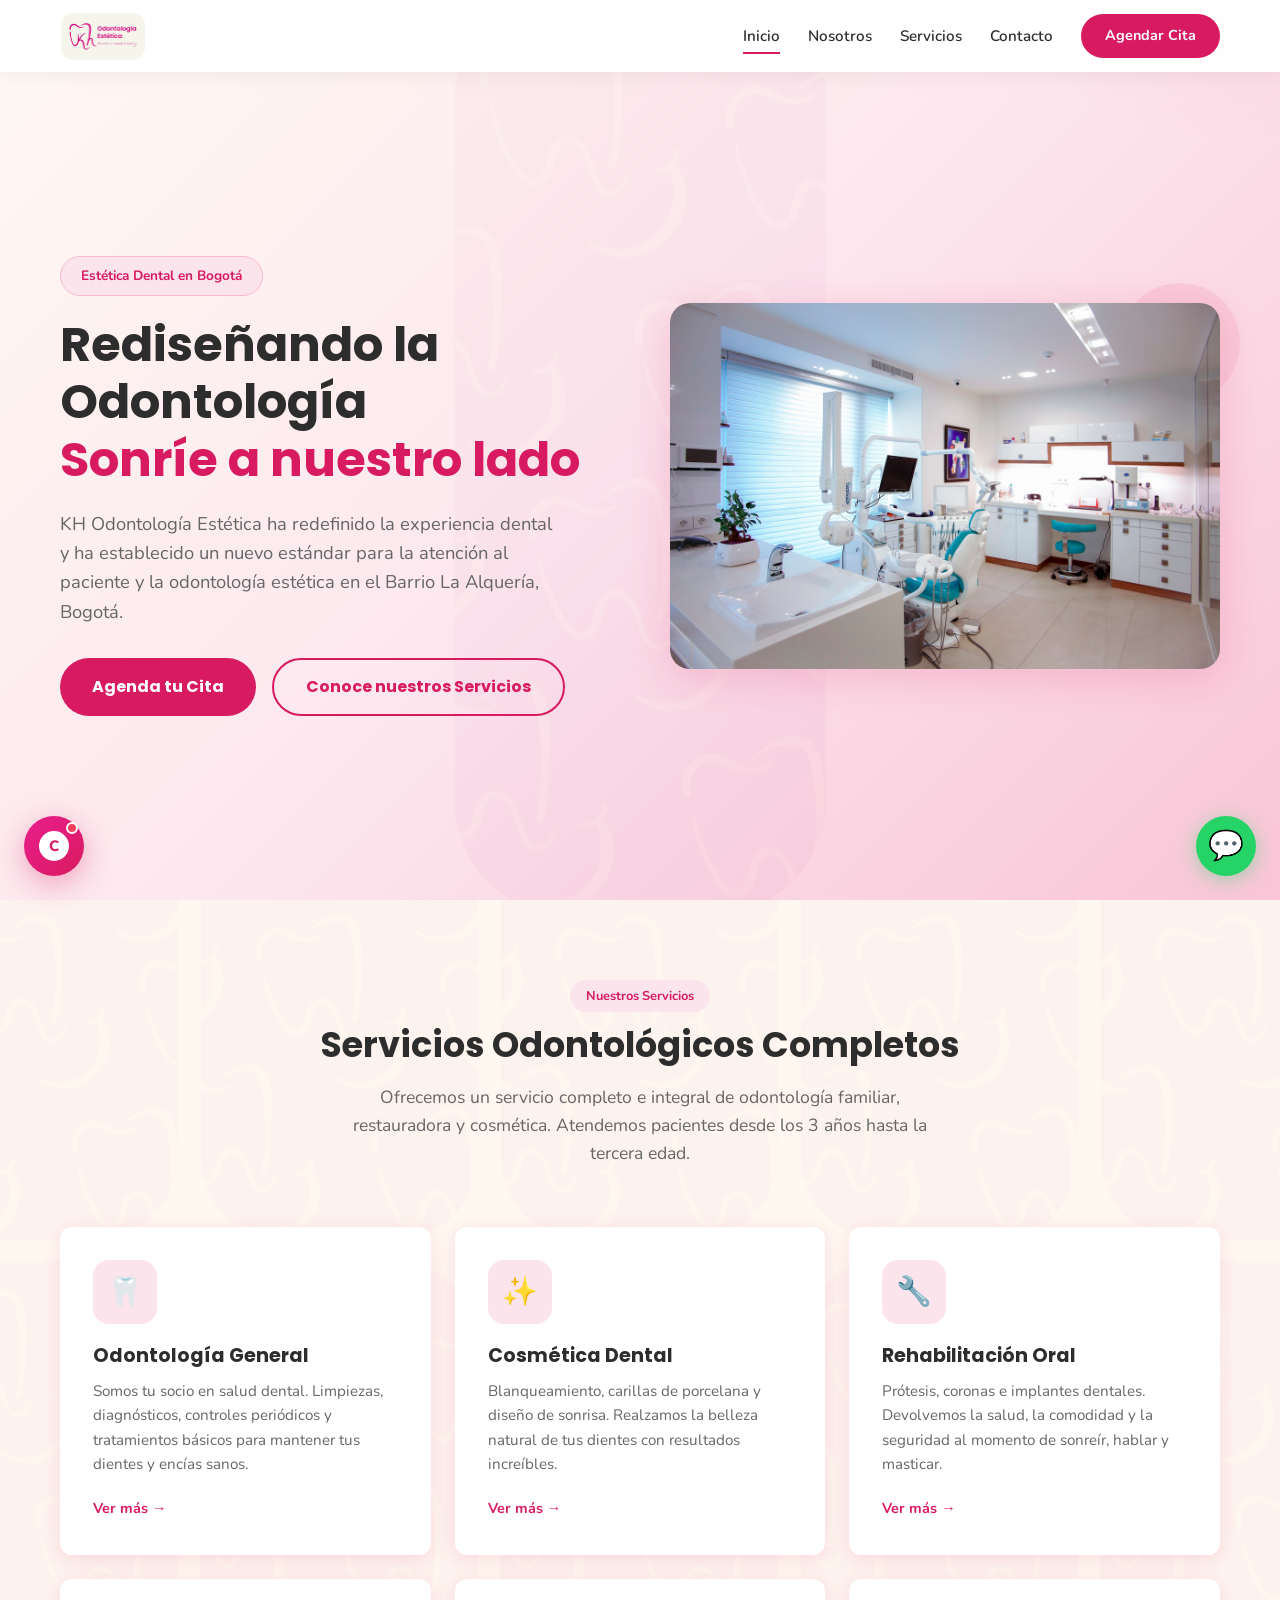
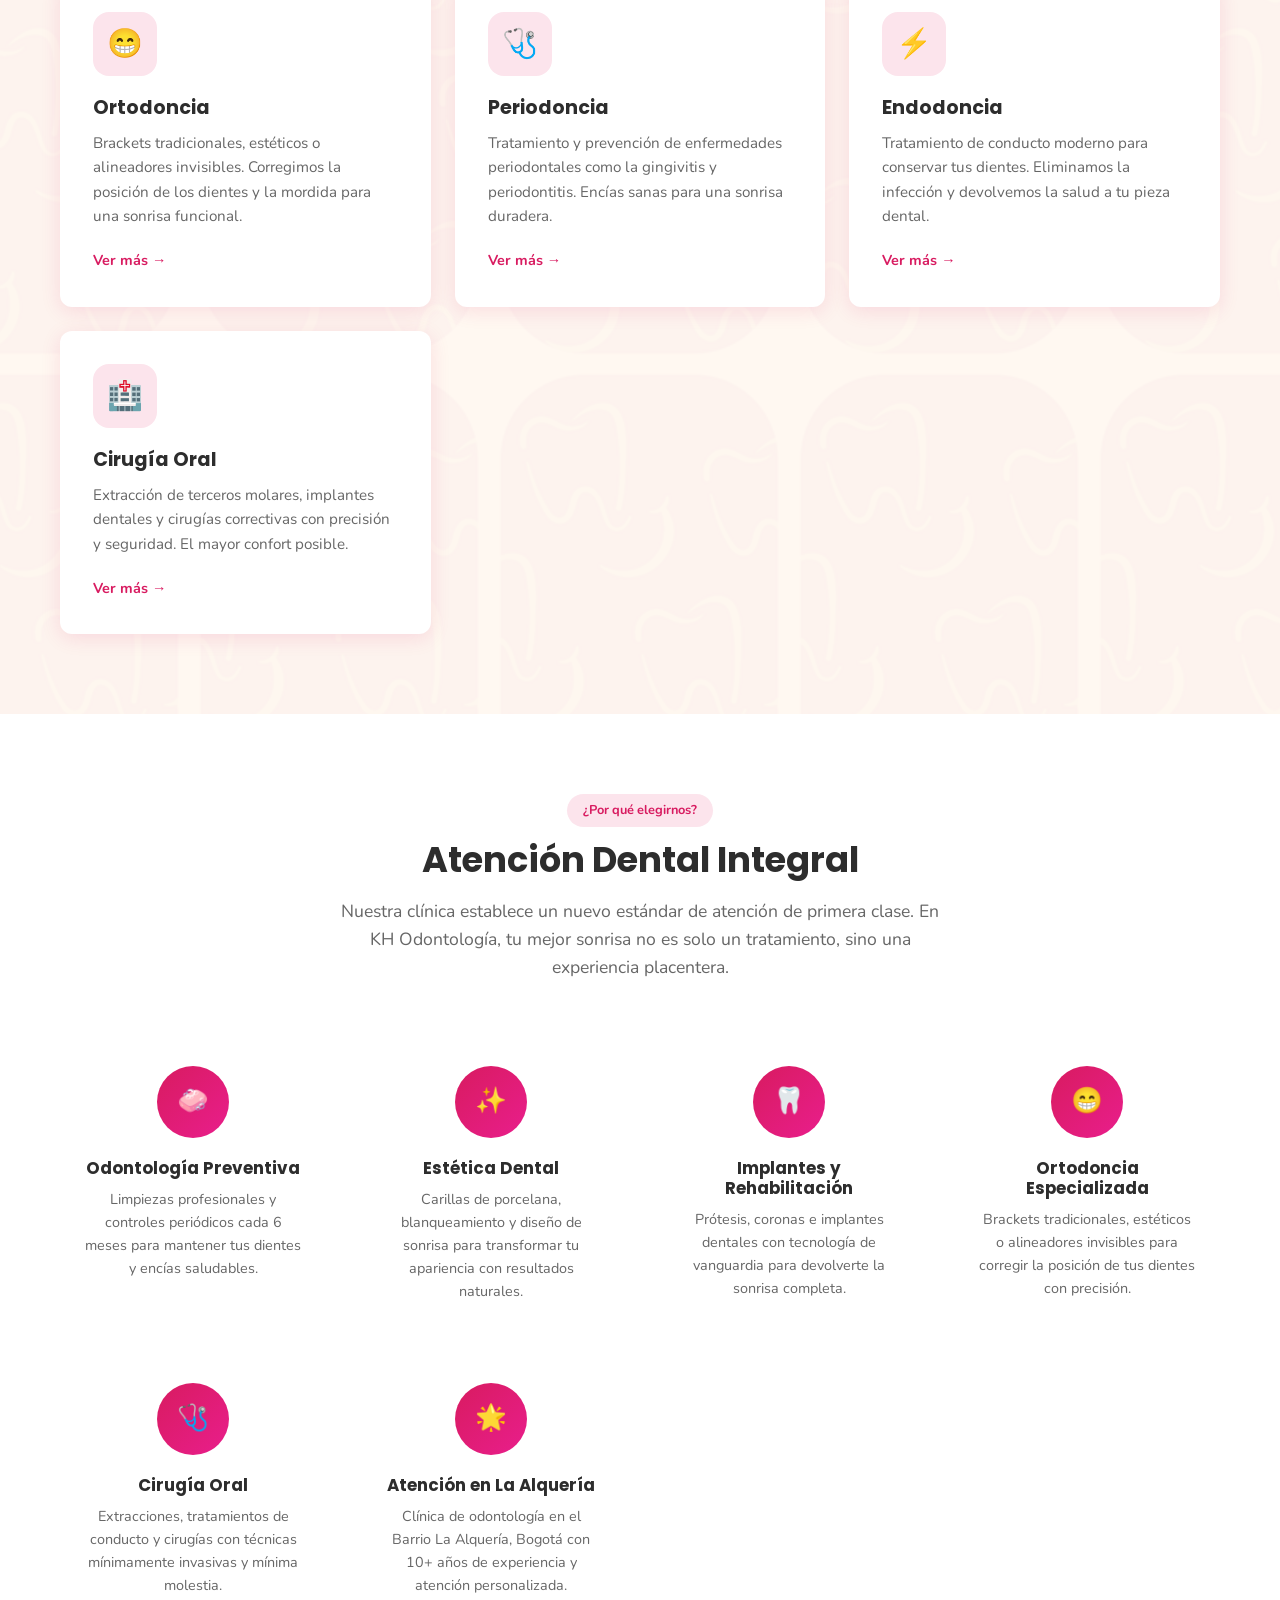
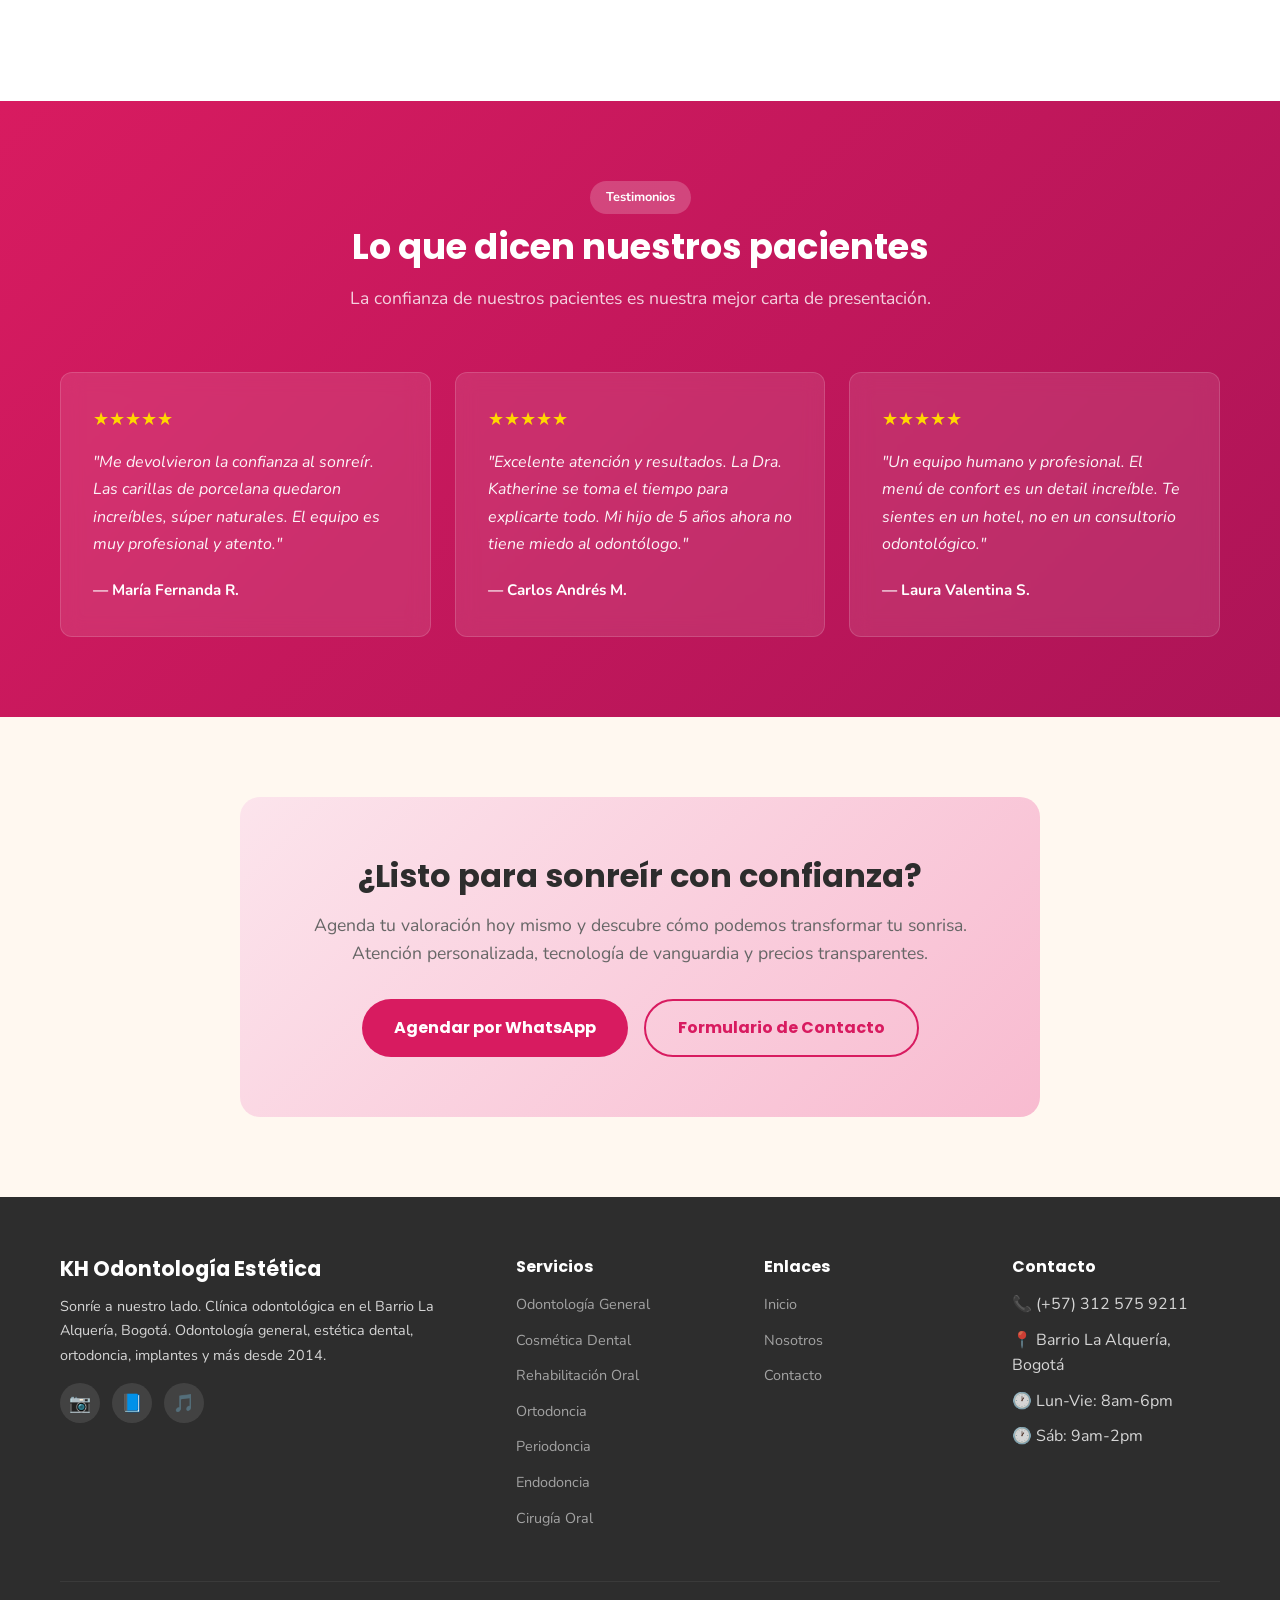
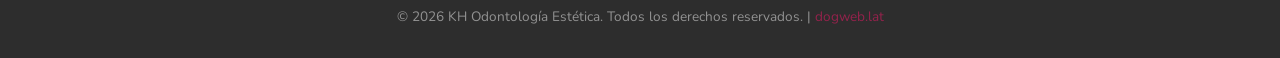
<file: index.html>
<!DOCTYPE html>
<html lang="es">
<head>
  <meta charset="UTF-8">
  <meta name="viewport" content="width=device-width, initial-scale=1.0">
  <title>KH Odontología Estética | Odontólogo en Bogotá - Barrio La Alquería</title>
  <meta name="description" content="Clínica odontológica en Barrio La Alquería, Bogotá. Odontología general, estética dental, ortodoncia, implantes y más. Atención personalizada desde 2014.">
  <meta name="keywords" content="odontólogo Bogotá, clínica odontológica La Alquería, dentista Bogotá sur, odontología estética, carillas dentales, implantes, ortodoncia">
  <meta name="robots" content="index, follow">
  <meta name="author" content="KH Odontología Estética">
  <link rel="canonical" href="https://khodontologia.com/">

  <!-- Open Graph -->
  <meta property="og:title" content="KH Odontología Estética | Odontólogo en Bogotá">
  <meta property="og:description" content="Clínica odontológica en Barrio La Alquería, Bogotá. Sonríe a nuestro lado.">
  <meta property="og:type" content="website">
  <meta property="og:url" content="https://khodontologia.com/">
  <meta property="og:locale" content="es_CO">

  <!-- Fonts -->
  <link rel="preconnect" href="https://fonts.googleapis.com">
  <link rel="preconnect" href="https://fonts.gstatic.com" crossorigin>
  <link href="https://fonts.googleapis.com/css2?family=Poppins:wght@400;600;700&family=Nunito:wght@400;600;700&display=swap" rel="stylesheet">

  <!-- Styles -->
  <link rel="stylesheet" href="styles/styles.css">
  <link rel="stylesheet" href="chat/cristal.css">

  <!-- Schema JSON-LD -->
  <script type="application/ld+json">
  {
    "@context": "https://schema.org",
    "@type": "Dentist",
    "name": "KH Odontología Estética",
    "description": "Clínica odontológica en Barrio La Alquería, Bogotá. Odontología general, estética dental, ortodoncia, implantes y más.",
    "url": "https://khodontologia.com",
    "telephone": "+573125759211",
    "address": {
      "@type": "PostalAddress",
      "addressLocality": "Bogotá",
      "addressRegion": "Bogotá D.C.",
      "addressCountry": "CO"
    },
    "geo": {
      "@type": "GeoCoordinates",
      "latitude": 4.6001461,
      "longitude": -74.1330034
    },
    "openingHoursSpecification": [
      {
        "@type": "OpeningHoursSpecification",
        "dayOfWeek": ["Monday","Tuesday","Wednesday","Thursday","Friday"],
        "opens": "08:00",
        "closes": "18:00"
      },
      {
        "@type": "OpeningHoursSpecification",
        "dayOfWeek": "Saturday",
        "opens": "09:00",
        "closes": "14:00"
      }
    ],
    "priceRange": "$$",
    "image": "https://khodontologia.com/assets/images/clinica.jpg",
    "aggregateRating": {
      "@type": "AggregateRating",
      "ratingValue": "4.9",
      "reviewCount": "87"
    },
    "sameAs": [],
    "hasMap": ""
  }
  </script>

  <!-- FAQ Schema JSON-LD -->
  <script type="application/ld+json">
  {
    "@context": "https://schema.org",
    "@type": "FAQPage",
    "mainEntity": [{
      "@type": "Question",
      "name": "¿Cuánto duele una limpieza dental?",
      "acceptedAnswer": {
        "@type": "Answer",
        "text": "En KH Odontología Estética utilizamos técnicas suaves con equipos de Ultrasonido de alta precisión. La limpieza profesional es cómoda y no causa dolor. Ofrecemos manta térmica y auriculares con música relajante."
      }
    }, {
      "@type": "Question",
      "name": "¿Son molestos los tratamientos de conducto?",
      "acceptedAnswer": {
        "@type": "Answer",
        "text": "Con anestesia local el procedimiento es indoloro. Nuestra clínica en Barrio La Alquería, Bogotá utiliza técnicas y tecnología de vanguardia (microscopio dental) para garantizar mínima molestia y máxima precisión."
      }
    }, {
      "@type": "Question",
      "name": "¿Puedo recibir tratamiento odontológico si tengo miedo al dentista?",
      "acceptedAnswer": {
        "@type": "Answer",
        "text": "Sí. Ofrecemos sedación consciente y manejo de ansiedad dental. Nuestro 'Menú de Confort' incluye manta térmica, auriculares, gafas de realidad aumentada y Coffee Bar para una experiencia relajada."
      }
    }]
  }
  </script>
</head>
<body>

  <!-- Navbar -->
  <nav class="navbar">
    <div class="container">
      <a href="index.html" class="navbar-logo">
        <img src="assets/logo/kh-logo-full.png" alt="KH Odontología Estética Logo">
      </a>
      <div class="navbar-menu">
        <a href="index.html" class="active">Inicio</a>
        <a href="nosotros.html">Nosotros</a>
        <a href="servicios/index.html">Servicios</a>
        <a href="contacto.html">Contacto</a>
        <a href="#" class="navbar-cta" data-whatsapp data-message="Hola, escribo desde khodontologia.com, me gustaría cotizar un servicio.">Agendar Cita</a>
      </div>
      <button class="hamburger" aria-label="Menú">
        <span></span>
        <span></span>
        <span></span>
      </button>
    </div>
  </nav>

  <!-- Hero -->
  <section class="hero" id="inicio">
    <div class="container">
      <div class="hero-content">
        <span class="hero-badge">Estética Dental en Bogotá</span>
        <h1>Rediseñando la Odontología<span>Sonríe a nuestro lado</span></h1>
        <p>KH Odontología Estética ha redefinido la experiencia dental y ha establecido un nuevo estándar para la atención al paciente y la odontología estética en el Barrio La Alquería, Bogotá.</p>
        <div class="hero-buttons">
          <a href="#" class="btn btn-primary" data-whatsapp data-message="Hola, escribo desde khodontologia.com, me gustaría cotizar una valoración dental.">Agenda tu Cita</a>
          <a href="servicios/index.html" class="btn btn-outline">Conoce nuestros Servicios</a>
        </div>
      </div>
      <div class="hero-image">
        <img src="assets/images/hero-dental.jpg" alt="Consultorio dental KH Odontología Estética" loading="eager">
        <div class="hero-shape"></div>
      </div>
    </div>
  </section>

  <!-- Services -->
  <section class="section" id="servicios">
    <div class="container">
      <div class="section-header">
        <span class="badge">Nuestros Servicios</span>
        <h2>Servicios Odontológicos Completos</h2>
        <p>Ofrecemos un servicio completo e integral de odontología familiar, restauradora y cosmética. Atendemos pacientes desde los 3 años hasta la tercera edad.</p>
      </div>
      <div class="services-grid">
        <div class="service-card">
          <div class="service-icon">🦷</div>
          <h3>Odontología General</h3>
          <p>Somos tu socio en salud dental. Limpiezas, diagnósticos, controles periódicos y tratamientos básicos para mantener tus dientes y encías sanos.</p>
          <a href="servicios/odontologia-general.html" class="link">Ver más →</a>
        </div>
        <div class="service-card">
          <div class="service-icon">✨</div>
          <h3>Cosmética Dental</h3>
          <p>Blanqueamiento, carillas de porcelana y diseño de sonrisa. Realzamos la belleza natural de tus dientes con resultados increíbles.</p>
          <a href="servicios/cosmetica-dental.html" class="link">Ver más →</a>
        </div>
        <div class="service-card">
          <div class="service-icon">🔧</div>
          <h3>Rehabilitación Oral</h3>
          <p>Prótesis, coronas e implantes dentales. Devolvemos la salud, la comodidad y la seguridad al momento de sonreír, hablar y masticar.</p>
          <a href="servicios/rehabilitacion-oral.html" class="link">Ver más →</a>
        </div>
        <div class="service-card">
          <div class="service-icon">😁</div>
          <h3>Ortodoncia</h3>
          <p>Brackets tradicionales, estéticos o alineadores invisibles. Corregimos la posición de los dientes y la mordida para una sonrisa funcional.</p>
          <a href="servicios/ortodoncia.html" class="link">Ver más →</a>
        </div>
        <div class="service-card">
          <div class="service-icon">🩺</div>
          <h3>Periodoncia</h3>
          <p>Tratamiento y prevención de enfermedades periodontales como la gingivitis y periodontitis. Encías sanas para una sonrisa duradera.</p>
          <a href="servicios/periodoncia.html" class="link">Ver más →</a>
        </div>
        <div class="service-card">
          <div class="service-icon">⚡</div>
          <h3>Endodoncia</h3>
          <p>Tratamiento de conducto moderno para conservar tus dientes. Eliminamos la infección y devolvemos la salud a tu pieza dental.</p>
          <a href="servicios/endodoncia.html" class="link">Ver más →</a>
        </div>
        <div class="service-card">
          <div class="service-icon">🏥</div>
          <h3>Cirugía Oral</h3>
          <p>Extracción de terceros molares, implantes dentales y cirugías correctivas con precisión y seguridad. El mayor confort posible.</p>
          <a href="servicios/cirugia-oral.html" class="link">Ver más →</a>
        </div>
      </div>
    </div>
  </section>

  <!-- Why Us -->
  <section class="section why-us" id="por-que-elegirnos">
    <div class="container">
      <div class="section-header">
        <span class="badge">¿Por qué elegirnos?</span>
        <h2>Atención Dental Integral</h2>
        <p>Nuestra clínica establece un nuevo estándar de atención de primera clase. En KH Odontología, tu mejor sonrisa no es solo un tratamiento, sino una experiencia placentera.</p>
      </div>
        <div class="why-us-grid">
        <div class="why-item">
          <div class="icon">🧼</div>
          <h3>Odontología Preventiva</h3>
          <p>Limpiezas profesionales y controles periódicos cada 6 meses para mantener tus dientes y encías saludables.</p>
        </div>
        <div class="why-item">
          <div class="icon">✨</div>
          <h3>Estética Dental</h3>
          <p>Carillas de porcelana, blanqueamiento y diseño de sonrisa para transformar tu apariencia con resultados naturales.</p>
        </div>
        <div class="why-item">
          <div class="icon">🦷</div>
          <h3>Implantes y Rehabilitación</h3>
          <p>Prótesis, coronas e implantes dentales con tecnología de vanguardia para devolverte la sonrisa completa.</p>
        </div>
        <div class="why-item">
          <div class="icon">😁</div>
          <h3>Ortodoncia Especializada</h3>
          <p>Brackets tradicionales, estéticos o alineadores invisibles para corregir la posición de tus dientes con precisión.</p>
        </div>
        <div class="why-item">
          <div class="icon">🩺</div>
          <h3>Cirugía Oral</h3>
          <p>Extracciones, tratamientos de conducto y cirugías con técnicas mínimamente invasivas y mínima molestia.</p>
        </div>
        <div class="why-item">
          <div class="icon">🌟</div>
          <h3>Atención en La Alquería</h3>
          <p>Clínica de odontología en el Barrio La Alquería, Bogotá con 10+ años de experiencia y atención personalizada.</p>
        </div>
      </div>
    </div>
  </section>

  <!-- Testimonials -->
  <section class="section testimonials" id="testimonios">
    <div class="container">
      <div class="section-header">
        <span class="badge">Testimonios</span>
        <h2>Lo que dicen nuestros pacientes</h2>
        <p>La confianza de nuestros pacientes es nuestra mejor carta de presentación.</p>
      </div>
      <div class="testimonials-grid">
        <div class="testimonial-card">
          <div class="stars">★★★★★</div>
          <p>"Me devolvieron la confianza al sonreír. Las carillas de porcelana quedaron increíbles, súper naturales. El equipo es muy profesional y atento."</p>
          <span class="author">— María Fernanda R.</span>
        </div>
        <div class="testimonial-card">
          <div class="stars">★★★★★</div>
          <p>"Excelente atención y resultados. La Dra. Katherine se toma el tiempo para explicarte todo. Mi hijo de 5 años ahora no tiene miedo al odontólogo."</p>
          <span class="author">— Carlos Andrés M.</span>
        </div>
        <div class="testimonial-card">
          <div class="stars">★★★★★</div>
          <p>"Un equipo humano y profesional. El menú de confort es un detail increíble. Te sientes en un hotel, no en un consultorio odontológico."</p>
          <span class="author">— Laura Valentina S.</span>
        </div>
      </div>
    </div>
  </section>

  <!-- CTA -->
  <section class="section cta-section">
    <div class="container">
      <div class="cta-box">
        <h2>¿Listo para sonreír con confianza?</h2>
        <p>Agenda tu valoración hoy mismo y descubre cómo podemos transformar tu sonrisa. Atención personalizada, tecnología de vanguardia y precios transparentes.</p>
        <div class="btn-group">
          <a href="#" class="btn btn-primary" data-whatsapp data-message="Hola, escribo desde khodontologia.com, me gustaría cotizar una valoración dental.">Agendar por WhatsApp</a>
          <a href="contacto.html" class="btn btn-outline">Formulario de Contacto</a>
        </div>
      </div>
    </div>
  </section>

  <!-- Footer -->
  <footer class="footer">
    <div class="container">
      <div class="footer-grid">
        <div class="footer-brand">
          <h3>KH Odontología Estética</h3>
          <p>Sonríe a nuestro lado. Clínica odontológica en el Barrio La Alquería, Bogotá. Odontología general, estética dental, ortodoncia, implantes y más desde 2014.</p>
          <div class="footer-social">
            <a href="#" aria-label="Instagram">📷</a>
            <a href="#" aria-label="Facebook">📘</a>
            <a href="#" aria-label="TikTok">🎵</a>
          </div>
        </div>
        <div class="footer-col">
          <h4>Servicios</h4>
          <ul>
            <li><a href="servicios/odontologia-general.html">Odontología General</a></li>
            <li><a href="servicios/cosmetica-dental.html">Cosmética Dental</a></li>
            <li><a href="servicios/rehabilitacion-oral.html">Rehabilitación Oral</a></li>
            <li><a href="servicios/ortodoncia.html">Ortodoncia</a></li>
            <li><a href="servicios/periodoncia.html">Periodoncia</a></li>
            <li><a href="servicios/endodoncia.html">Endodoncia</a></li>
            <li><a href="servicios/cirugia-oral.html">Cirugía Oral</a></li>
          </ul>
        </div>
        <div class="footer-col">
          <h4>Enlaces</h4>
          <ul>
            <li><a href="index.html">Inicio</a></li>
            <li><a href="nosotros.html">Nosotros</a></li>
            <li><a href="contacto.html">Contacto</a></li>
          </ul>
        </div>
        <div class="footer-col">
          <h4>Contacto</h4>
          <ul>
            <li>📞 (+57) 312 575 9211</li>
            <li>📍 Barrio La Alquería, Bogotá</li>
            <li>🕐 Lun-Vie: 8am-6pm</li>
            <li>🕐 Sáb: 9am-2pm</li>
          </ul>
        </div>
      </div>
      <div class="footer-bottom">
        <p>&copy; 2026 KH Odontología Estética. Todos los derechos reservados. | <a href="https://dogweb.lat" target="_blank" style="color:var(--primary);text-decoration:none;">dogweb.lat</a></p>
      </div>
    </div>
  </footer>

  <!-- WhatsApp Float -->
  <a href="#" class="whatsapp-float" data-whatsapp data-message="Hola, escribo desde khodontologia.com, me gustaría cotizar sus servicios." aria-label="WhatsApp">
    💬
  </a>

  <!-- Scripts -->
  <script src="scripts/main.js"></script>
  <script src="chat/cristal-loader.js"></script>
</body>
</html>
</file>
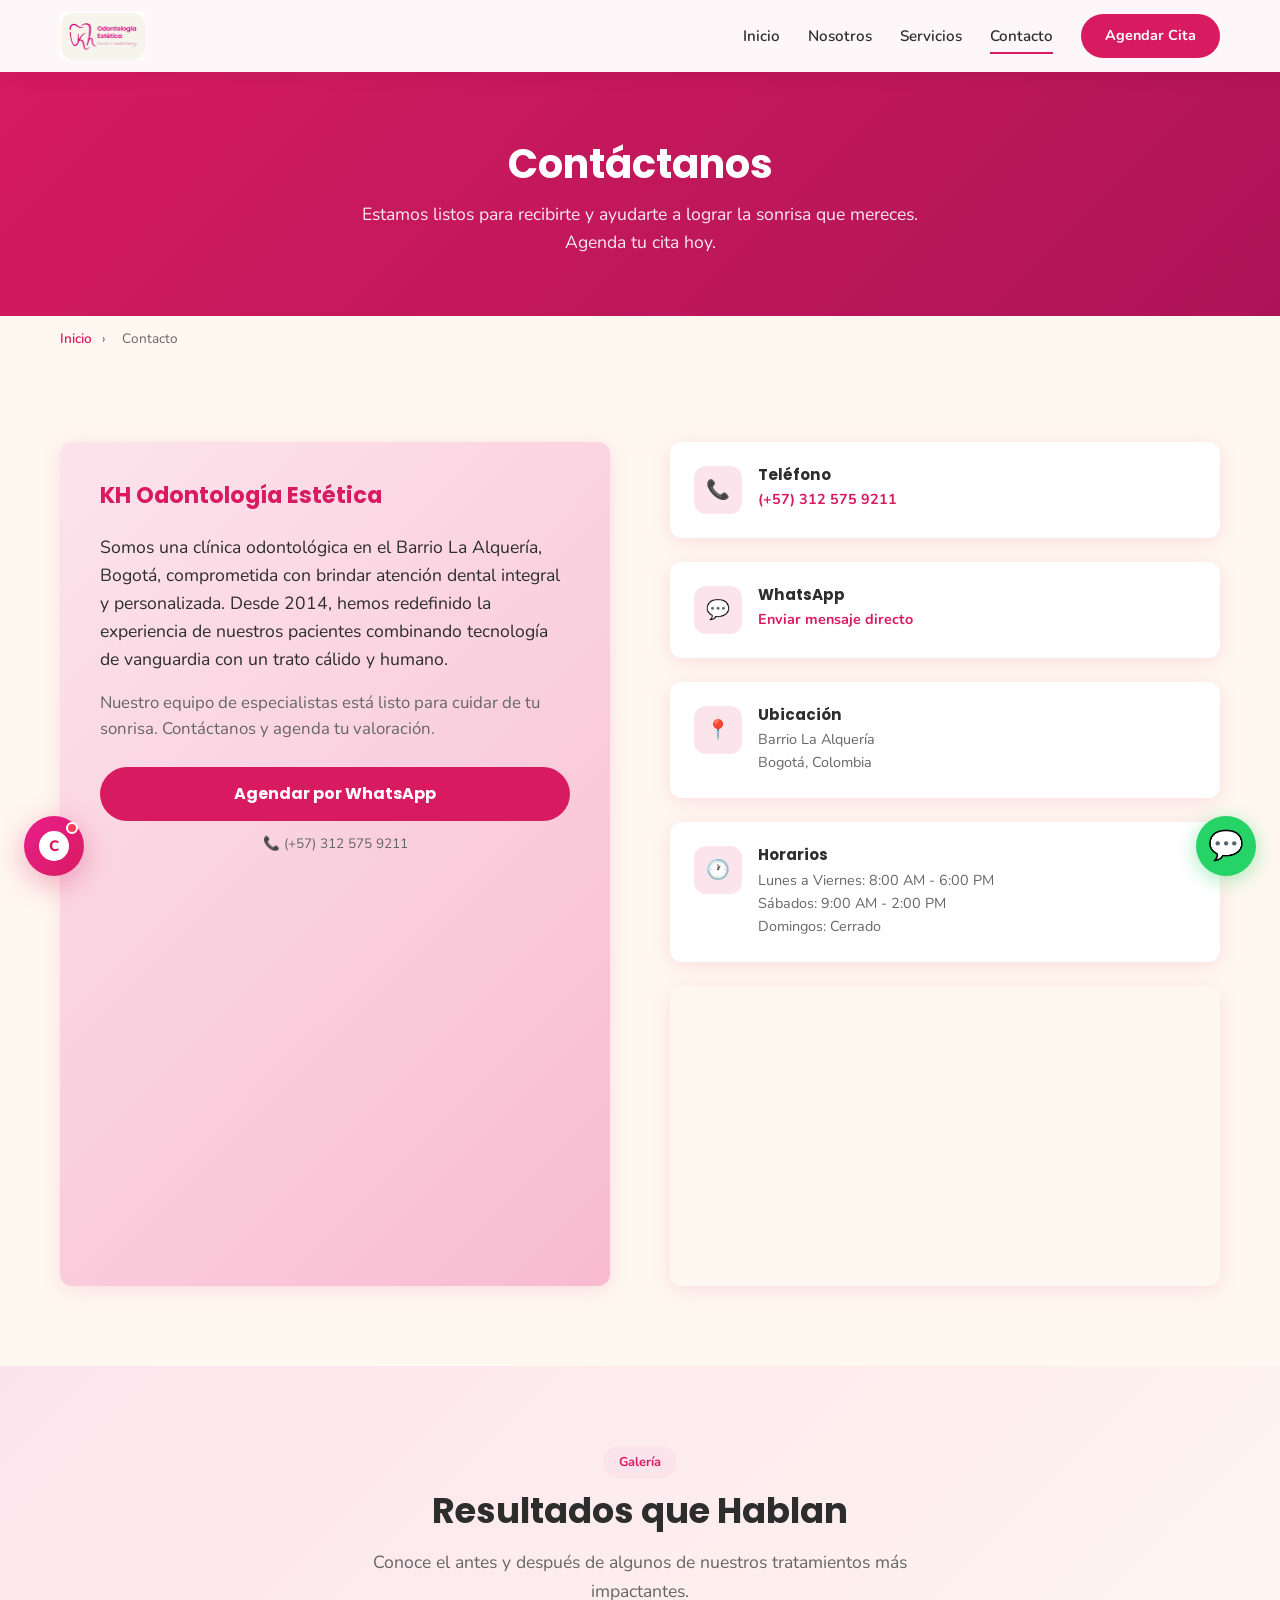
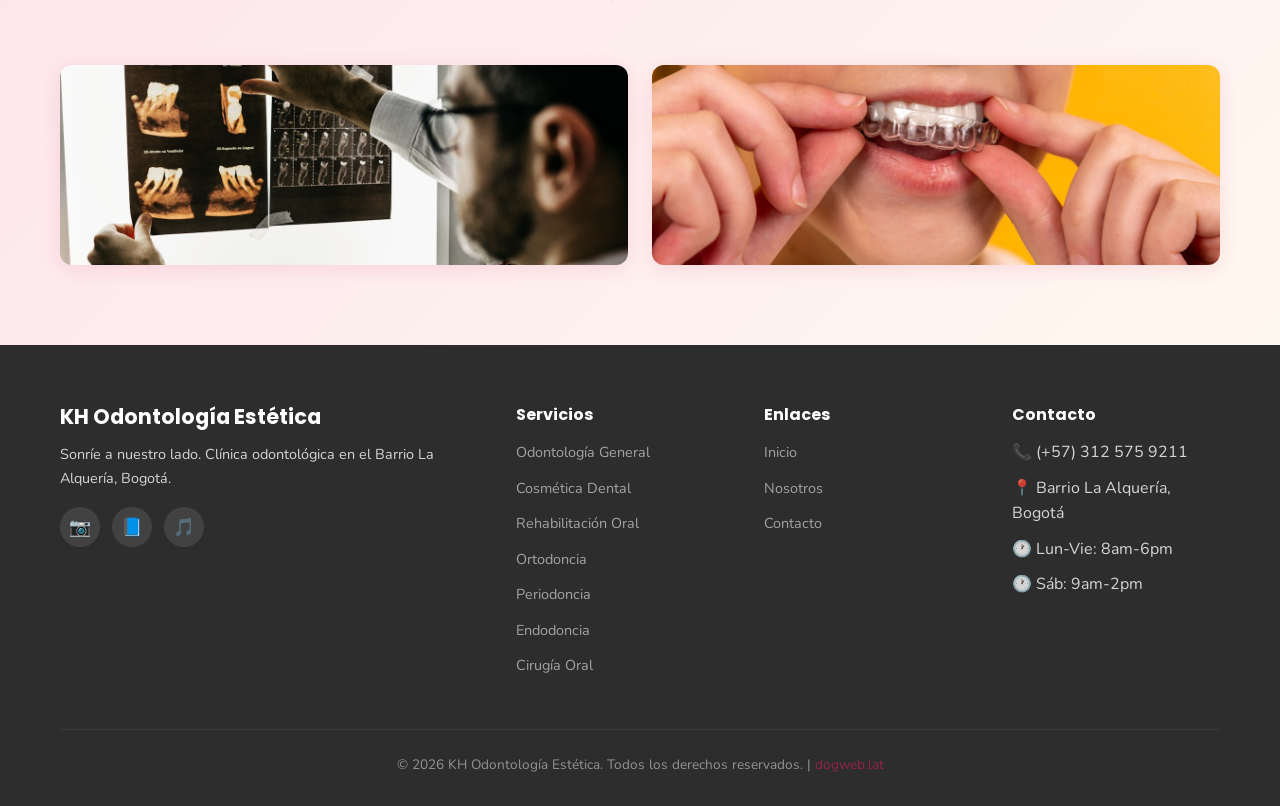
<file: contacto.html>
<!DOCTYPE html>
<html lang="es">
<head>
  <meta charset="UTF-8">
  <meta name="viewport" content="width=device-width, initial-scale=1.0">
  <title>Contacto | KH Odontología Estética - Odontólogo en Bogotá</title>
  <meta name="description" content="Contacta KH Odontología Estética en Barrio La Alquería, Bogotá. Agenda tu cita por WhatsApp, teléfono o formulario. Atención personalizada.">
  <meta name="robots" content="index, follow">
  <link rel="canonical" href="https://khodontologia.com/contacto.html">

  <link rel="preconnect" href="https://fonts.googleapis.com">
  <link rel="preconnect" href="https://fonts.gstatic.com" crossorigin>
  <link href="https://fonts.googleapis.com/css2?family=Poppins:wght@400;600;700&family=Nunito:wght@400;600;700&display=swap" rel="stylesheet">
  <link rel="stylesheet" href="styles/styles.css">
  <link rel="stylesheet" href="chat/cristal.css">

  <script type="application/ld+json">
  {
    "@context": "https://schema.org",
    "@type": "ContactPage",
    "name": "Contacto - KH Odontología Estética",
    "url": "https://khodontologia.com/contacto.html",
    "mainEntity": {
      "@type": "Dentist",
      "name": "KH Odontología Estética",
      "telephone": "+573125759211",
      "address": {
        "@type": "PostalAddress",
        "addressLocality": "Bogotá",
        "addressRegion": "Bogotá D.C.",
        "addressCountry": "CO"
      }
    }
  }
  </script>
</head>
<body>

  <!-- Navbar -->
  <nav class="navbar">
    <div class="container">
      <a href="index.html" class="navbar-logo">
        <img src="assets/logo/kh-logo-full.png" alt="KH Odontología Estética Logo">
      </a>
      <div class="navbar-menu">
        <a href="index.html">Inicio</a>
        <a href="nosotros.html">Nosotros</a>
        <a href="servicios/index.html">Servicios</a>
        <a href="contacto.html" class="active">Contacto</a>
        <a href="#" class="navbar-cta" data-whatsapp data-message="Hola, escribo desde khodontologia.com, me gustaría cotizar un servicio.">Agendar Cita</a>
      </div>
      <button class="hamburger" aria-label="Menú">
        <span></span>
        <span></span>
        <span></span>
      </button>
    </div>
  </nav>

  <!-- Page Hero -->
  <section class="page-hero">
    <div class="container">
      <h1>Contáctanos</h1>
      <p>Estamos listos para recibirte y ayudarte a lograr la sonrisa que mereces. Agenda tu cita hoy.</p>
    </div>
  </section>

  <!-- Breadcrumb -->
  <div class="container">
    <div class="breadcrumb">
      <a href="index.html">Inicio</a>
      <span>›</span>
      <span>Contacto</span>
    </div>
  </div>

  <!-- Contact -->
  <section class="section">
    <div class="container">
      <div class="contact-grid">
        <!-- Mensaje KH -->
        <div class="contact-form" style="background:linear-gradient(135deg,var(--pink-pale),var(--pink-light));">
          <h3 style="color:var(--primary);">KH Odontología Estética</h3>
          <p style="font-size:1.1rem;color:var(--dark);margin-bottom:16px;">
            Somos una clínica odontológica en el Barrio La Alquería, Bogotá, comprometida con brindar atención dental integral y personalizada. Desde 2014, hemos redefinido la experiencia de nuestros pacientes combinando tecnología de vanguardia con un trato cálido y humano.
          </p>
          <p style="font-size:1.05rem;color:var(--gray);margin-bottom:24px;">
            Nuestro equipo de especialistas está listo para cuidar de tu sonrisa. Contáctanos y agenda tu valoración.
          </p>
          <a href="https://wa.me/573125759211?text=Hola,%20me%20interesa%20agendar%20una%20cita%20en%20KH%20Odontolog%C3%ADa%20Est%C3%A9tica." class="btn btn-primary" style="width:100%;justify-content:center;" target="_blank">
            Agendar por WhatsApp
          </a>
          <p style="margin-top:12px;font-size:0.85rem;color:var(--gray);text-align:center;">
            📞 (+57) 312 575 9211
          </p>
        </div>

        <!-- Info de contacto -->
        <div class="contact-info">
          <div class="contact-card">
            <div class="icon">📞</div>
            <div>
              <h4>Teléfono</h4>
              <p><a href="tel:+573125759211">(+57) 312 575 9211</a></p>
            </div>
          </div>
          <div class="contact-card">
            <div class="icon">💬</div>
            <div>
              <h4>WhatsApp</h4>
              <p><a href="https://wa.me/573125759211?text=Hola,%20me%20interesa%20informaci%C3%B3n%20sobre%20sus%20servicios%20de%20odontolog%C3%ADa%20que%20vi%20en%20su%20p%C3%A1gina%20web." target="_blank">Enviar mensaje directo</a></p>
            </div>
          </div>
          <div class="contact-card">
            <div class="icon">📍</div>
            <div>
              <h4>Ubicación</h4>
              <p>Barrio La Alquería<br>Bogotá, Colombia</p>
            </div>
          </div>
          <div class="contact-card">
            <div class="icon">🕐</div>
            <div>
              <h4>Horarios</h4>
              <p>Lunes a Viernes: 8:00 AM - 6:00 PM<br>Sábados: 9:00 AM - 2:00 PM<br>Domingos: Cerrado</p>
            </div>
          </div>
          <div class="contact-map">
            <iframe src="https://www.google.com/maps/embed?pb=!1m18!1m12!1m3!1d3976.5!2d-74.133!3d4.6!2m3!1f0!2f0!3f0!3m2!1i1024!2i768!4f13.1!3m3!1m2!1s0x0%3A0x0!2zNMKwMzYnMDAuNSJOIDc0wrAwOCcwMC44Ilc!5e0!3m2!1ses!2sco!4v1" allowfullscreen="" loading="lazy" referrerpolicy="no-referrer-when-downgrade" title="Ubicación KH Odontología Estética"></iframe>
          </div>
        </div>
      </div>
    </div>
   </section>

  <!-- Gallery -->
  <section class="section" style="background:linear-gradient(135deg, var(--pink-pale) 0%, var(--cream) 100%);">
    <div class="container">
      <div class="section-header">
        <span class="badge">Galería</span>
        <h2>Resultados que Hablan</h2>
        <p>Conoce el antes y después de algunos de nuestros tratamientos más impactantes.</p>
      </div>
      <div class="gallery-grid">
        <div class="gallery-item">
          <img src="assets/images/smile-result.jpg" alt="Antes y después - Sonrisa perfecta KH Odontología Estética">
        </div>
        <div class="gallery-item">
          <img src="assets/images/dental-office.jpg" alt="Consultorio dental KH Odontología Estética">
        </div>
      </div>
    </div>
  </section>

  <!-- Footer -->
  <footer class="footer">
    <div class="container">
      <div class="footer-grid">
        <div class="footer-brand">
          <h3>KH Odontología Estética</h3>
          <p>Sonríe a nuestro lado. Clínica odontológica en el Barrio La Alquería, Bogotá.</p>
          <div class="footer-social">
            <a href="#" aria-label="Instagram">📷</a>
            <a href="#" aria-label="Facebook">📘</a>
            <a href="#" aria-label="TikTok">🎵</a>
          </div>
        </div>
        <div class="footer-col">
          <h4>Servicios</h4>
          <ul>
            <li><a href="servicios/odontologia-general.html">Odontología General</a></li>
            <li><a href="servicios/cosmetica-dental.html">Cosmética Dental</a></li>
            <li><a href="servicios/rehabilitacion-oral.html">Rehabilitación Oral</a></li>
            <li><a href="servicios/ortodoncia.html">Ortodoncia</a></li>
            <li><a href="servicios/periodoncia.html">Periodoncia</a></li>
            <li><a href="servicios/endodoncia.html">Endodoncia</a></li>
            <li><a href="servicios/cirugia-oral.html">Cirugía Oral</a></li>
          </ul>
        </div>
        <div class="footer-col">
          <h4>Enlaces</h4>
          <ul>
            <li><a href="index.html">Inicio</a></li>
            <li><a href="nosotros.html">Nosotros</a></li>
            <li><a href="contacto.html">Contacto</a></li>
          </ul>
        </div>
        <div class="footer-col">
          <h4>Contacto</h4>
          <ul>
            <li>📞 (+57) 312 575 9211</li>
            <li>📍 Barrio La Alquería, Bogotá</li>
            <li>🕐 Lun-Vie: 8am-6pm</li>
            <li>🕐 Sáb: 9am-2pm</li>
          </ul>
        </div>
      </div>
      <div class="footer-bottom">
        <p>&copy; 2026 KH Odontología Estética. Todos los derechos reservados. | <a href="https://dogweb.lat" target="_blank" style="color:var(--primary);text-decoration:none;">dogweb.lat</a></p>
      </div>
    </div>
  </footer>

  <a href="#" class="whatsapp-float" data-whatsapp data-message="Hola, escribo desde khodontologia.com, me gustaría cotizar sus servicios." aria-label="WhatsApp">💬</a>

  <script src="scripts/main.js"></script>
  <script src="chat/cristal-loader.js"></script>
</body>
</html>
</file>
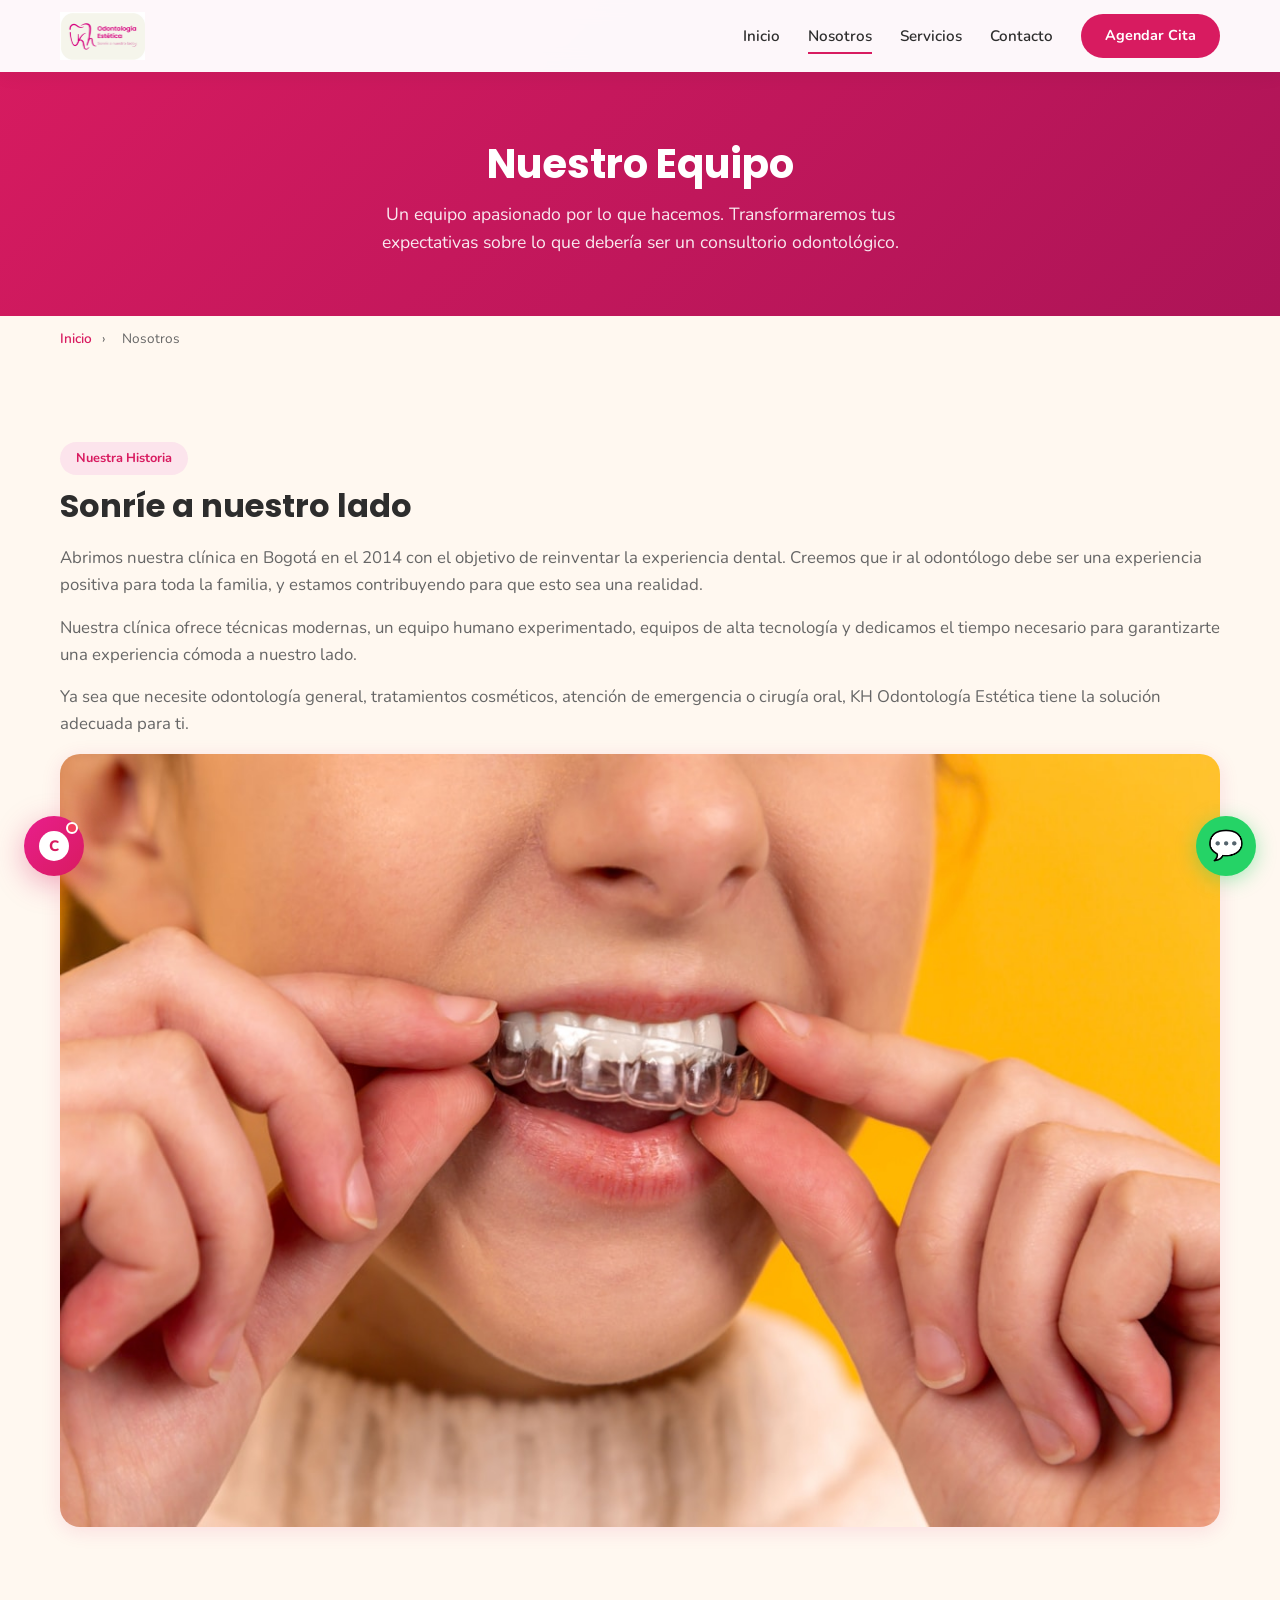
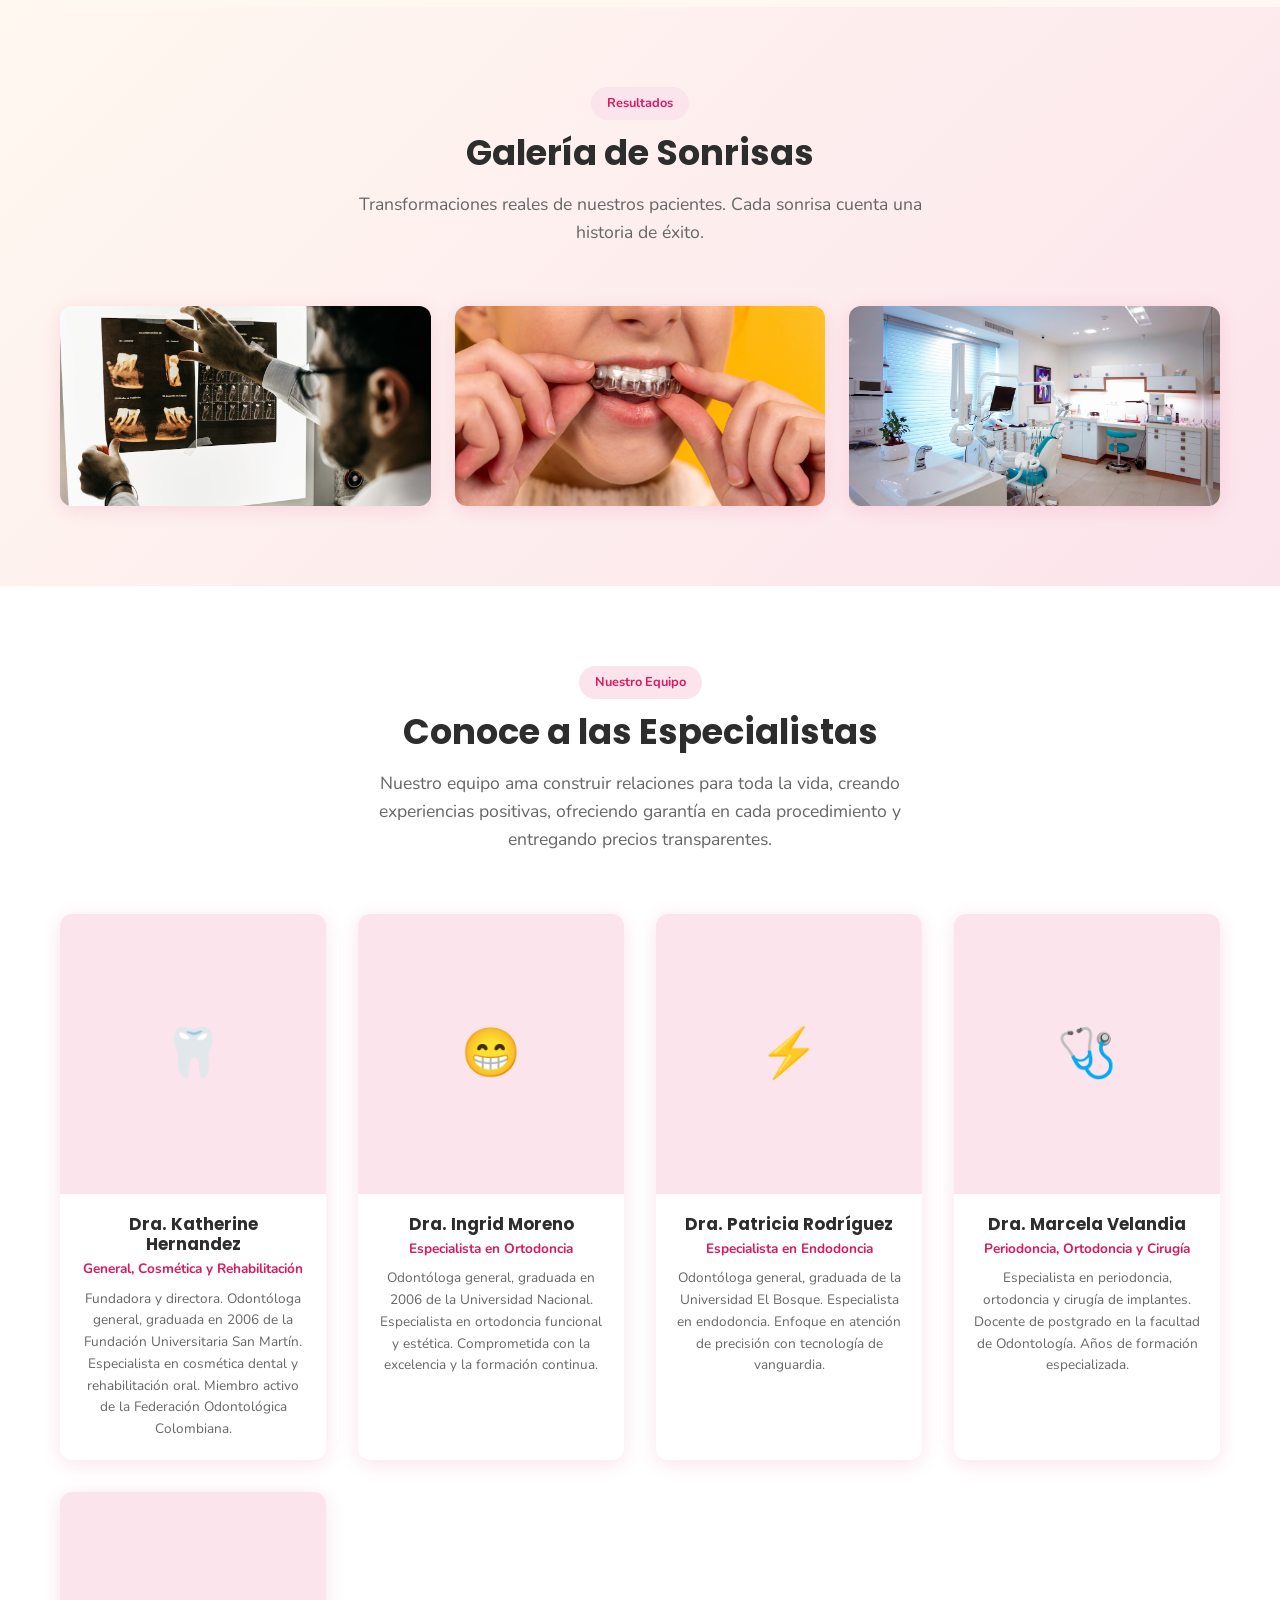
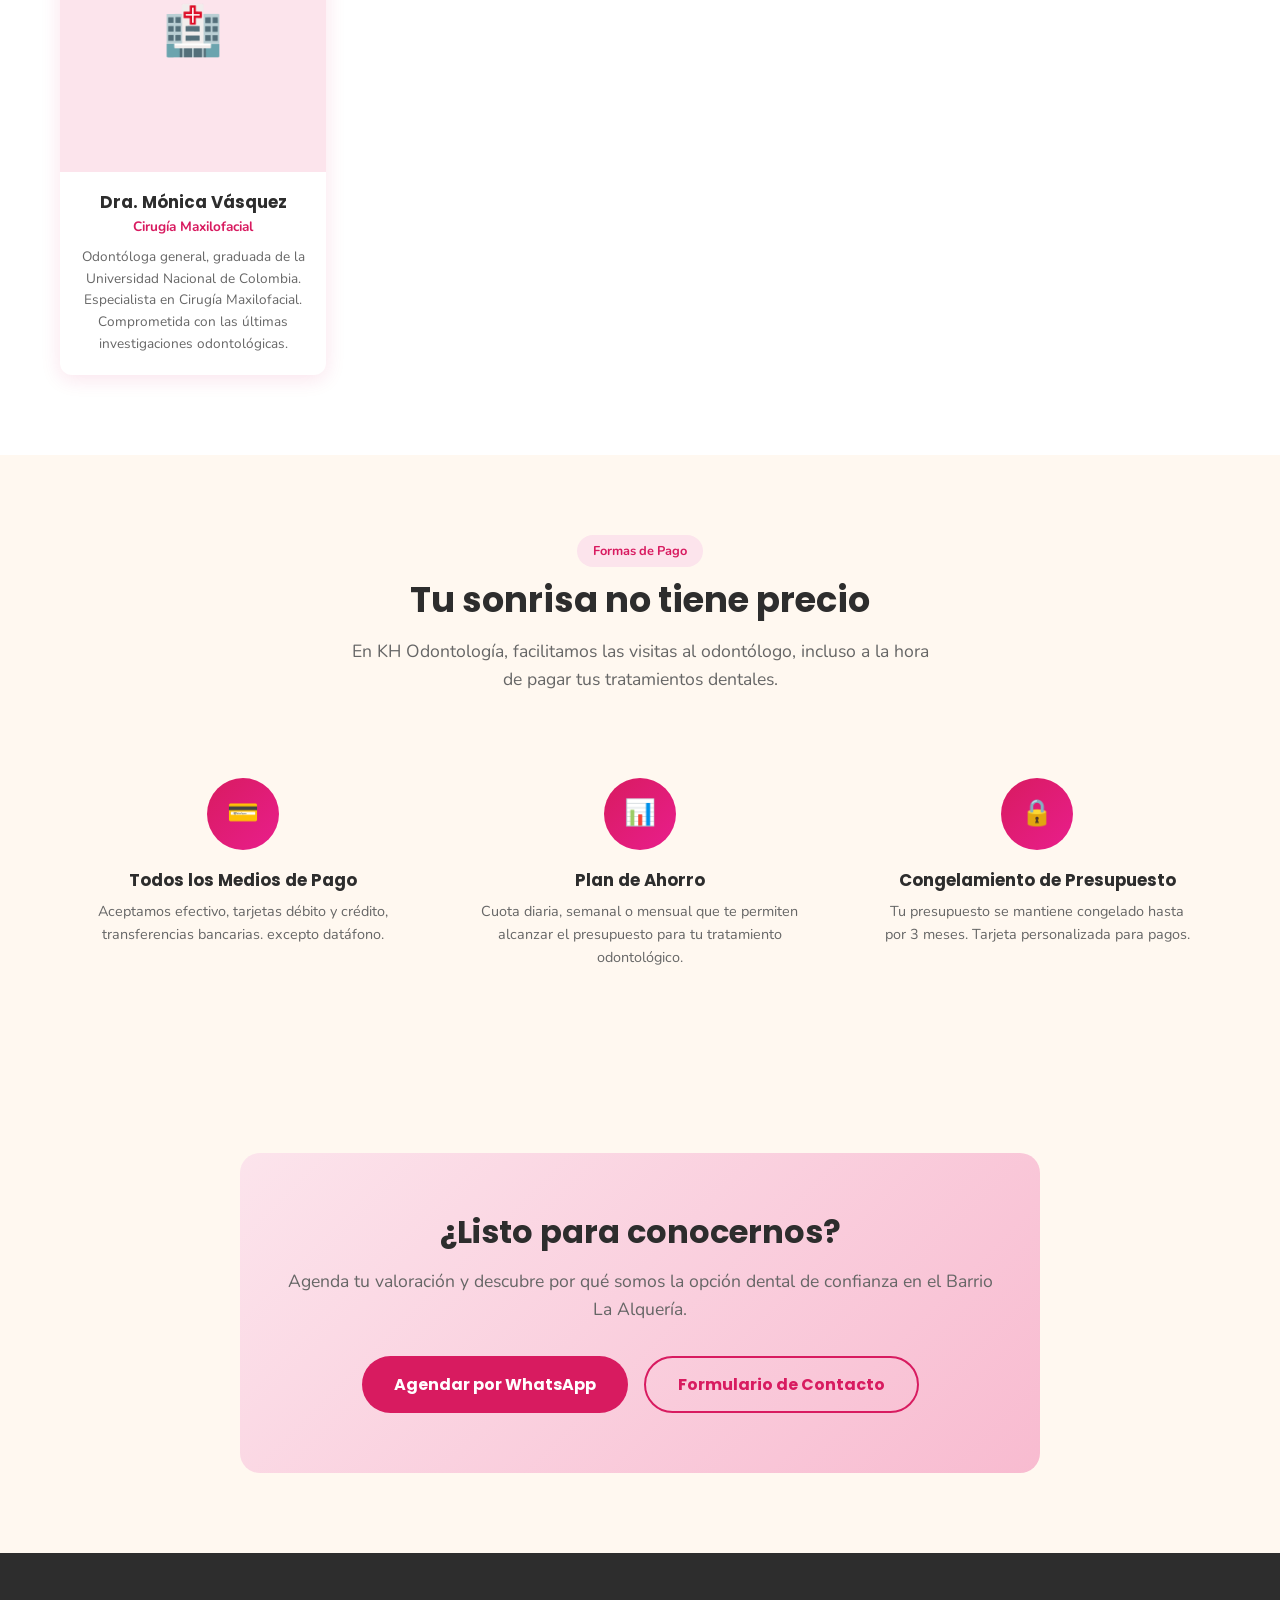
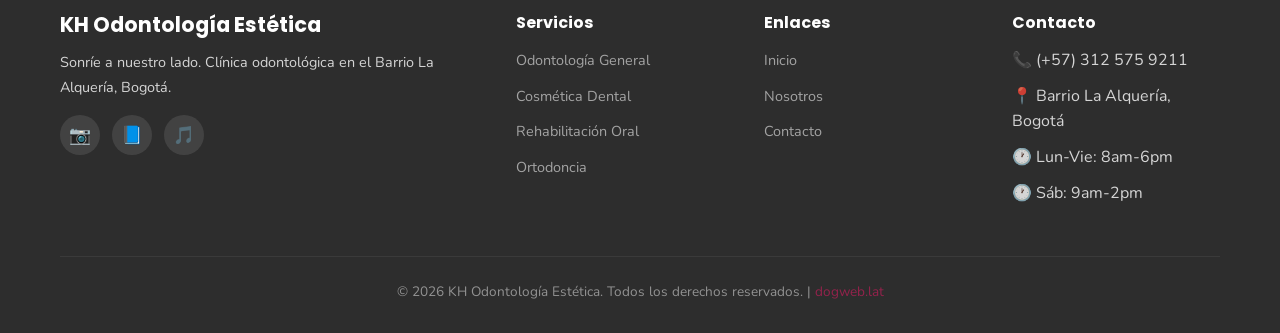
<file: nosotros.html>
<!DOCTYPE html>
<html lang="es">
<head>
  <meta charset="UTF-8">
  <meta name="viewport" content="width=device-width, initial-scale=1.0">
  <title>Nosotros | KH Odontología Estética - Odontólogo en Bogotá</title>
  <meta name="description" content="Conoce al equipo de KH Odontología Estética. 5 odontólogas especializadas en el Barrio La Alquería, Bogotá. Atención personalizada desde 2014.">
  <meta name="robots" content="index, follow">
  <link rel="canonical" href="https://khodontologia.com/nosotros.html">

  <link rel="preconnect" href="https://fonts.googleapis.com">
  <link rel="preconnect" href="https://fonts.gstatic.com" crossorigin>
  <link href="https://fonts.googleapis.com/css2?family=Poppins:wght@400;600;700&family=Nunito:wght@400;600;700&display=swap" rel="stylesheet">
  <link rel="stylesheet" href="styles/styles.css">
  <link rel="stylesheet" href="chat/cristal.css">

  <script type="application/ld+json">
  {
    "@context": "https://schema.org",
    "@type": "MedicalClinic",
    "name": "KH Odontología Estética",
    "url": "https://khodontologia.com",
    "telephone": "+573125759211",
    "address": {
      "@type": "PostalAddress",
      "addressLocality": "Bogotá",
      "addressRegion": "Bogotá D.C.",
      "addressCountry": "CO"
    },
    "medicalSpecialty": "Dentistry",
    "employee": [
      {
        "@type": "Physician",
        "name": "Dra. Katherine Hernandez",
        "jobTitle": "Odontóloga General y Cosmética Dental",
        "description": "Especialista en odontología general, rehabilitación oral y diseño de sonrisa. Graduada en 2006 de la Fundación Universitaria San Martín."
      },
      {
        "@type": "Physician",
        "name": "Dra. Ingrid Moreno",
        "jobTitle": "Especialista en Ortodoncia",
        "description": "Graduada en 2006 de la Universidad Nacional. Especialista en ortodoncia funcional y estética."
      },
      {
        "@type": "Physician",
        "name": "Dra. Patricia Rodríguez",
        "jobTitle": "Especialista en Endodoncia",
        "description": "Graduada de la Universidad El Bosque. Especialista en endodoncia con enfoque en precisión y tecnología de vanguardia."
      },
      {
        "@type": "Physician",
        "name": "Dra. Marcela Velandia",
        "jobTitle": "Especialista en Periodoncia",
        "description": "Especialista en periodoncia, ortodoncia y cirugía de implantes. Docente de postgrado en odontología."
      },
      {
        "@type": "Physician",
        "name": "Dra. Mónica Vásquez",
        "jobTitle": "Especialista en Cirugía Maxilofacial",
        "description": "Graduada de la Universidad Nacional de Colombia. Especialista en Cirugía Maxilofacial."
      }
    ]
  }
  </script>
</head>
<body>

  <!-- Navbar -->
  <nav class="navbar">
    <div class="container">
      <a href="index.html" class="navbar-logo">
        <img src="assets/logo/kh-logo-full.png" alt="KH Odontología Estética Logo">
      </a>
      <div class="navbar-menu">
        <a href="index.html">Inicio</a>
        <a href="nosotros.html" class="active">Nosotros</a>
        <a href="servicios/index.html">Servicios</a>
        <a href="contacto.html">Contacto</a>
        <a href="#" class="navbar-cta" data-whatsapp data-message="Hola, escribo desde khodontologia.com, me gustaría cotizar un servicio.">Agendar Cita</a>
      </div>
      <button class="hamburger" aria-label="Menú">
        <span></span>
        <span></span>
        <span></span>
      </button>
    </div>
  </nav>

  <!-- Page Hero -->
  <section class="page-hero">
    <div class="container">
      <h1>Nuestro Equipo</h1>
      <p>Un equipo apasionado por lo que hacemos. Transformaremos tus expectativas sobre lo que debería ser un consultorio odontológico.</p>
    </div>
  </section>

  <!-- Breadcrumb -->
  <div class="container">
    <div class="breadcrumb">
      <a href="index.html">Inicio</a>
      <span>›</span>
      <span>Nosotros</span>
    </div>
  </div>

  <!-- Historia -->
  <section class="section">
    <div class="container">
      <div class="about-preview">
        <div>
          <span class="badge" style="display:inline-block;background:var(--pink-pale);color:var(--primary);padding:6px 16px;border-radius:50px;font-size:0.8rem;font-weight:700;margin-bottom:12px;">Nuestra Historia</span>
          <h2>Sonríe a nuestro lado</h2>
          <p>Abrimos nuestra clínica en Bogotá en el 2014 con el objetivo de reinventar la experiencia dental. Creemos que ir al odontólogo debe ser una experiencia positiva para toda la familia, y estamos contribuyendo para que esto sea una realidad.</p>
          <p>Nuestra clínica ofrece técnicas modernas, un equipo humano experimentado, equipos de alta tecnología y dedicamos el tiempo necesario para garantizarte una experiencia cómoda a nuestro lado.</p>
          <p>Ya sea que necesite odontología general, tratamientos cosméticos, atención de emergencia o cirugía oral, KH Odontología Estética tiene la solución adecuada para ti.</p>
        </div>
        <div>
          <img src="assets/images/dental-office.jpg" alt="Consultorio dental KH Odontología Estética">
        </div>
      </div>
    </div>
  </section>

  <!-- Galería de Resultados -->
  <section class="section" style="background:linear-gradient(135deg, var(--cream) 0%, var(--pink-pale) 100%);">
    <div class="container">
      <div class="section-header">
        <span class="badge">Resultados</span>
        <h2>Galería de Sonrisas</h2>
        <p>Transformaciones reales de nuestros pacientes. Cada sonrisa cuenta una historia de éxito.</p>
      </div>
      <div class="gallery-grid">
        <div class="gallery-item">
          <img src="assets/images/smile-result.jpg" alt="Resultado de tratamiento dental KH Odontología Estética">
        </div>
        <div class="gallery-item">
          <img src="assets/images/dental-office.jpg" alt="Consultorio dental KH Odontología Estética">
        </div>
        <div class="gallery-item">
          <img src="assets/images/hero-dental.jpg" alt="Equipamiento dental moderno KH Odontología Estética">
        </div>
      </div>
    </div>
  </section>

  <!-- Equipo -->
  <section class="section" style="background:var(--white);">
    <div class="container">
      <div class="section-header">
        <span class="badge">Nuestro Equipo</span>
        <h2>Conoce a las Especialistas</h2>
        <p>Nuestro equipo ama construir relaciones para toda la vida, creando experiencias positivas, ofreciendo garantía en cada procedimiento y entregando precios transparentes.</p>
      </div>
      <div class="team-grid">
        <div class="team-card">
          <div class="photo" style="background:var(--pink-pale);">🦷</div>
          <div class="info">
            <h3>Dra. Katherine Hernandez</h3>
            <p class="specialty">General, Cosmética y Rehabilitación</p>
            <p>Fundadora y directora. Odontóloga general, graduada en 2006 de la Fundación Universitaria San Martín. Especialista en cosmética dental y rehabilitación oral. Miembro activo de la Federación Odontológica Colombiana.</p>
          </div>
        </div>
        <div class="team-card">
          <div class="photo" style="background:var(--pink-pale);">😁</div>
          <div class="info">
            <h3>Dra. Ingrid Moreno</h3>
            <p class="specialty">Especialista en Ortodoncia</p>
            <p>Odontóloga general, graduada en 2006 de la Universidad Nacional. Especialista en ortodoncia funcional y estética. Comprometida con la excelencia y la formación continua.</p>
          </div>
        </div>
        <div class="team-card">
          <div class="photo" style="background:var(--pink-pale);">⚡</div>
          <div class="info">
            <h3>Dra. Patricia Rodríguez</h3>
            <p class="specialty">Especialista en Endodoncia</p>
            <p>Odontóloga general, graduada de la Universidad El Bosque. Especialista en endodoncia. Enfoque en atención de precisión con tecnología de vanguardia.</p>
          </div>
        </div>
        <div class="team-card">
          <div class="photo" style="background:var(--pink-pale);">🩺</div>
          <div class="info">
            <h3>Dra. Marcela Velandia</h3>
            <p class="specialty">Periodoncia, Ortodoncia y Cirugía</p>
            <p>Especialista en periodoncia, ortodoncia y cirugía de implantes. Docente de postgrado en la facultad de Odontología. Años de formación especializada.</p>
          </div>
        </div>
        <div class="team-card">
          <div class="photo" style="background:var(--pink-pale);">🏥</div>
          <div class="info">
            <h3>Dra. Mónica Vásquez</h3>
            <p class="specialty">Cirugía Maxilofacial</p>
            <p>Odontóloga general, graduada de la Universidad Nacional de Colombia. Especialista en Cirugía Maxilofacial. Comprometida con las últimas investigaciones odontológicas.</p>
          </div>
        </div>
      </div>
    </div>
  </section>

  <!-- Pagos -->
  <section class="section">
    <div class="container">
      <div class="section-header">
        <span class="badge">Formas de Pago</span>
        <h2>Tu sonrisa no tiene precio</h2>
        <p>En KH Odontología, facilitamos las visitas al odontólogo, incluso a la hora de pagar tus tratamientos dentales.</p>
      </div>
      <div class="why-us-grid">
        <div class="why-item">
          <div class="icon">💳</div>
          <h3>Todos los Medios de Pago</h3>
          <p>Aceptamos efectivo, tarjetas débito y crédito, transferencias bancarias. excepto datáfono.</p>
        </div>
        <div class="why-item">
          <div class="icon">📊</div>
          <h3>Plan de Ahorro</h3>
          <p>Cuota diaria, semanal o mensual que te permiten alcanzar el presupuesto para tu tratamiento odontológico.</p>
        </div>
        <div class="why-item">
          <div class="icon">🔒</div>
          <h3>Congelamiento de Presupuesto</h3>
          <p>Tu presupuesto se mantiene congelado hasta por 3 meses. Tarjeta personalizada para pagos.</p>
        </div>
      </div>
    </div>
  </section>

  <!-- CTA -->
  <section class="section cta-section">
    <div class="container">
      <div class="cta-box">
        <h2>¿Listo para conocernos?</h2>
        <p>Agenda tu valoración y descubre por qué somos la opción dental de confianza en el Barrio La Alquería.</p>
        <div class="btn-group">
          <a href="#" class="btn btn-primary" data-whatsapp data-message="Hola, escribo desde khodontologia.com, me gustaría cotizar una valoración dental.">Agendar por WhatsApp</a>
          <a href="contacto.html" class="btn btn-outline">Formulario de Contacto</a>
        </div>
      </div>
    </div>
  </section>

  <!-- Footer -->
  <footer class="footer">
    <div class="container">
      <div class="footer-grid">
        <div class="footer-brand">
          <h3>KH Odontología Estética</h3>
          <p>Sonríe a nuestro lado. Clínica odontológica en el Barrio La Alquería, Bogotá.</p>
          <div class="footer-social">
            <a href="#" aria-label="Instagram">📷</a>
            <a href="#" aria-label="Facebook">📘</a>
            <a href="#" aria-label="TikTok">🎵</a>
          </div>
        </div>
        <div class="footer-col">
          <h4>Servicios</h4>
          <ul>
            <li><a href="servicios/odontologia-general.html">Odontología General</a></li>
            <li><a href="servicios/cosmetica-dental.html">Cosmética Dental</a></li>
            <li><a href="servicios/rehabilitacion-oral.html">Rehabilitación Oral</a></li>
            <li><a href="servicios/ortodoncia.html">Ortodoncia</a></li>
          </ul>
        </div>
        <div class="footer-col">
          <h4>Enlaces</h4>
          <ul>
            <li><a href="index.html">Inicio</a></li>
            <li><a href="nosotros.html">Nosotros</a></li>
            <li><a href="contacto.html">Contacto</a></li>
          </ul>
        </div>
        <div class="footer-col">
          <h4>Contacto</h4>
          <ul>
            <li>📞 (+57) 312 575 9211</li>
            <li>📍 Barrio La Alquería, Bogotá</li>
            <li>🕐 Lun-Vie: 8am-6pm</li>
            <li>🕐 Sáb: 9am-2pm</li>
          </ul>
        </div>
      </div>
      <div class="footer-bottom">
        <p>&copy; 2026 KH Odontología Estética. Todos los derechos reservados. | <a href="https://dogweb.lat" target="_blank" style="color:var(--primary);text-decoration:none;">dogweb.lat</a></p>
      </div>
    </div>
  </footer>

  <a href="#" class="whatsapp-float" data-whatsapp data-message="Hola, escribo desde khodontologia.com, me gustaría cotizar sus servicios." aria-label="WhatsApp">💬</a>

  <script src="scripts/main.js"></script>
  <script src="chat/cristal-loader.js"></script>
</body>
</html>
</file>
<file: styles/styles.css>
﻿/* ============================================
   KH ODONTOLOGIA ESTETICA - Stylesheet
   Paleta: Fucsia #D81B60 | Rosa #E91E8C | Pastel #F8BBD0 | Crema #FFF8F0
   Tipografias: Poppins (titulos) + Nunito (cuerpo)
   ============================================ */

/* --- Reset & Base --- */
*, *::before, *::after { box-sizing: border-box; margin: 0; padding: 0; }

:root {
  --primary: #D81B60;
  --primary-dark: #AD1457;
  --secondary: #E91E8C;
  --pink-light: #F8BBD0;
  --pink-pale: #FCE4EC;
  --cream: #FFF8F0;
  --white: #FFFFFF;
  --dark: #2D2D2D;
  --gray: #666666;
  --gray-light: #F5F5F5;
  --shadow: 0 4px 20px rgba(216, 27, 96, 0.12);
  --shadow-lg: 0 8px 40px rgba(216, 27, 96, 0.18);
  --radius: 12px;
  --radius-lg: 20px;
  --transition: all 0.3s ease;
}

html { scroll-behavior: smooth; font-size: 16px; }

body {
  font-family: 'Nunito', sans-serif;
  color: var(--dark);
  background: var(--cream);
  line-height: 1.6;
  overflow-x: hidden;
}

h1, h2, h3, h4, h5, h6 {
  font-family: 'Poppins', sans-serif;
  font-weight: 700;
  line-height: 1.2;
  color: var(--dark);
}

a { text-decoration: none; color: inherit; transition: var(--transition); }
img { max-width: 100%; height: auto; display: block; }
ul { list-style: none; }

.container {
  width: 100%;
  max-width: 1200px;
  margin: 0 auto;
  padding: 0 20px;
}

/* --- Header / Navbar --- */
.navbar {
  position: fixed;
  top: 0;
  left: 0;
  right: 0;
  z-index: 1000;
  background: rgba(255, 255, 255, 0.97);
  backdrop-filter: blur(10px);
  box-shadow: 0 2px 20px rgba(0,0,0,0.06);
  padding: 0 20px;
  transition: var(--transition);
}

.navbar .container {
  display: flex;
  align-items: center;
  justify-content: space-between;
  height: 72px;
}

.navbar-logo {
  display: flex;
  align-items: center;
  gap: 10px;
}

.navbar-logo img {
  height: 48px;
  width: auto;
}

.navbar-logo span {
  font-family: 'Poppins', sans-serif;
  font-weight: 700;
  font-size: 1.1rem;
  color: var(--primary);
}

.navbar-menu {
  display: flex;
  align-items: center;
  gap: 28px;
}

.navbar-menu a {
  font-weight: 600;
  font-size: 0.95rem;
  color: var(--dark);
  position: relative;
  padding: 4px 0;
}

.navbar-menu a::after {
  content: '';
  position: absolute;
  bottom: -2px;
  left: 0;
  width: 0;
  height: 2px;
  background: var(--primary);
  transition: var(--transition);
}

.navbar-menu a:hover::after,
.navbar-menu a.active::after {
  width: 100%;
}

.navbar-menu a:hover {
  color: var(--primary);
}

.navbar-cta {
  background: var(--primary);
  color: var(--white) !important;
  padding: 10px 24px !important;
  border-radius: 50px;
  font-weight: 700 !important;
  font-size: 0.9rem !important;
}

.navbar-cta:hover {
  background: var(--primary-dark);
  transform: translateY(-2px);
  box-shadow: var(--shadow);
}

.navbar-cta::after { display: none !important; }

.hamburger {
  display: none;
  flex-direction: column;
  gap: 5px;
  cursor: pointer;
  padding: 8px;
  background: none;
  border: none;
}

.hamburger span {
  width: 26px;
  height: 3px;
  background: var(--dark);
  border-radius: 2px;
  transition: var(--transition);
}

/* --- Hero Section --- */
.hero {
  min-height: 100vh;
  display: flex;
  align-items: center;
  padding-top: 72px;
  background: linear-gradient(135deg, rgba(255,248,240,0.92) 0%, rgba(252,228,236,0.88) 50%, rgba(248,187,208,0.85) 100%), url('../assets/images/bg-dental.png') center/cover no-repeat;
  position: relative;
  overflow: hidden;
}

.hero::before {
  content: '';
  position: absolute;
  top: -50%;
  right: -20%;
  width: 600px;
  height: 600px;
  background: radial-gradient(circle, rgba(216,27,96,0.08) 0%, transparent 70%);
  border-radius: 50%;
}

.hero .container {
  display: grid;
  grid-template-columns: 1fr 1fr;
  gap: 60px;
  align-items: center;
}

.hero-content { z-index: 1; }

.hero-badge {
  display: inline-block;
  background: var(--pink-pale);
  color: var(--primary);
  padding: 8px 20px;
  border-radius: 50px;
  font-size: 0.85rem;
  font-weight: 700;
  margin-bottom: 20px;
  border: 1px solid var(--pink-light);
}

.hero h1 {
  font-size: 3rem;
  margin-bottom: 20px;
  color: var(--dark);
}

.hero h1 span {
  color: var(--primary);
  display: block;
}

.hero p {
  font-size: 1.15rem;
  color: var(--gray);
  margin-bottom: 32px;
  max-width: 500px;
}

.hero-buttons {
  display: flex;
  gap: 16px;
  flex-wrap: wrap;
}

.hero-image {
  position: relative;
  z-index: 1;
}

.hero-image img {
  width: 100%;
  border-radius: var(--radius-lg);
  box-shadow: var(--shadow-lg);
}

.hero-image .hero-shape {
  position: absolute;
  top: -20px;
  right: -20px;
  width: 120px;
  height: 120px;
  background: var(--pink-light);
  border-radius: 50%;
  z-index: -1;
  opacity: 0.5;
}

/* --- Buttons --- */
.btn {
  display: inline-flex;
  align-items: center;
  gap: 8px;
  padding: 14px 32px;
  border-radius: 50px;
  font-family: 'Poppins', sans-serif;
  font-weight: 700;
  font-size: 1rem;
  cursor: pointer;
  border: none;
  transition: var(--transition);
}

.btn-primary {
  background: var(--primary);
  color: var(--white);
}

.btn-primary:hover {
  background: var(--primary-dark);
  transform: translateY(-3px);
  box-shadow: var(--shadow-lg);
}

.btn-outline {
  background: transparent;
  color: var(--primary);
  border: 2px solid var(--primary);
}

.btn-outline:hover {
  background: var(--primary);
  color: var(--white);
  transform: translateY(-3px);
}

.btn-whatsapp {
  background: #25D366;
  color: var(--white);
}

.btn-whatsapp:hover {
  background: #1DA851;
  transform: translateY(-3px);
  box-shadow: 0 4px 20px rgba(37, 211, 102, 0.3);
}

/* --- Section Common --- */
.section {
  padding: 80px 0;
}

.section-header {
  text-align: center;
  margin-bottom: 60px;
}

.section-header .badge {
  display: inline-block;
  background: var(--pink-pale);
  color: var(--primary);
  padding: 6px 16px;
  border-radius: 50px;
  font-size: 0.8rem;
  font-weight: 700;
  margin-bottom: 12px;
}

.section-header h2 {
  font-size: 2.2rem;
  margin-bottom: 16px;
}

.section-header p {
  font-size: 1.1rem;
  color: var(--gray);
  max-width: 600px;
  margin: 0 auto;
}

/* --- Services Section --- */
#servicios {
  background-image: url('../assets/images/bg-pattern.png');
  background-size: 300px;
  background-repeat: repeat;
  background-position: center;
  position: relative;
}

#servicios::before {
  content: '';
  position: absolute;
  inset: 0;
  background: rgba(255,248,240,0.9);
}

#servicios .container {
  position: relative;
  z-index: 1;
}

/* --- Services Grid --- */
.services-grid {
  display: grid;
  grid-template-columns: repeat(auto-fit, minmax(280px, 1fr));
  gap: 24px;
}

.service-card {
  background: var(--white);
  border-radius: var(--radius);
  padding: 32px;
  box-shadow: var(--shadow);
  transition: var(--transition);
  border: 1px solid transparent;
  position: relative;
  overflow: hidden;
}

.service-card::before {
  content: '';
  position: absolute;
  top: 0;
  left: 0;
  right: 0;
  height: 4px;
  background: linear-gradient(90deg, var(--primary), var(--secondary));
  transform: scaleX(0);
  transition: var(--transition);
}

.service-card:hover {
  transform: translateY(-8px);
  box-shadow: var(--shadow-lg);
  border-color: var(--pink-light);
}

.service-card:hover::before {
  transform: scaleX(1);
}

.service-icon {
  width: 64px;
  height: 64px;
  background: var(--pink-pale);
  border-radius: 16px;
  display: flex;
  align-items: center;
  justify-content: center;
  font-size: 1.8rem;
  margin-bottom: 20px;
  color: var(--primary);
  transition: var(--transition);
}

.service-card:hover .service-icon {
  background: var(--primary);
  color: var(--white);
  transform: scale(1.1);
}

.service-card h3 {
  font-size: 1.2rem;
  margin-bottom: 12px;
}

.service-card p {
  font-size: 0.95rem;
  color: var(--gray);
  margin-bottom: 20px;
}

.service-card .link {
  color: var(--primary);
  font-weight: 700;
  font-size: 0.9rem;
  display: inline-flex;
  align-items: center;
  gap: 6px;
}

.service-card .link:hover {
  gap: 10px;
}

/* --- Why Us Section --- */
.why-us {
  background: var(--white);
}

.why-us-grid {
  display: grid;
  grid-template-columns: repeat(auto-fit, minmax(250px, 1fr));
  gap: 32px;
}

.why-item {
  text-align: center;
  padding: 24px;
}

.why-item .icon {
  width: 72px;
  height: 72px;
  background: linear-gradient(135deg, var(--primary), var(--secondary));
  border-radius: 50%;
  display: flex;
  align-items: center;
  justify-content: center;
  margin: 0 auto 20px;
  font-size: 1.6rem;
  color: var(--white);
}

.why-item h3 {
  font-size: 1.05rem;
  margin-bottom: 10px;
}

.why-item p {
  font-size: 0.9rem;
  color: var(--gray);
}

/* --- About Preview --- */
.about-preview .container {
  display: grid;
  grid-template-columns: 1fr 1fr;
  gap: 60px;
  align-items: center;
}

.about-preview img {
  border-radius: var(--radius-lg);
  box-shadow: var(--shadow);
}

.about-preview h2 {
  font-size: 2rem;
  margin-bottom: 20px;
}

.about-preview p {
  color: var(--gray);
  margin-bottom: 16px;
  font-size: 1.05rem;
}

/* --- Testimonials --- */
.testimonials {
  background: linear-gradient(135deg, var(--primary) 0%, var(--primary-dark) 100%);
  color: var(--white);
}

.testimonials .section-header h2 { color: var(--white); }
.testimonials .section-header p { color: rgba(255,255,255,0.8); }
.testimonials .section-header .badge { background: rgba(255,255,255,0.2); color: var(--white); }

.testimonials-grid {
  display: grid;
  grid-template-columns: repeat(auto-fit, minmax(300px, 1fr));
  gap: 24px;
}

.testimonial-card {
  background: rgba(255,255,255,0.1);
  backdrop-filter: blur(10px);
  border-radius: var(--radius);
  padding: 32px;
  border: 1px solid rgba(255,255,255,0.15);
}

.testimonial-card .stars {
  color: #FFD700;
  font-size: 1.1rem;
  margin-bottom: 16px;
}

.testimonial-card p {
  font-size: 1rem;
  line-height: 1.7;
  margin-bottom: 20px;
  font-style: italic;
  opacity: 0.95;
}

.testimonial-card .author {
  font-weight: 700;
  font-size: 0.95rem;
}

/* --- CTA Section --- */
.cta-section {
  background: var(--cream);
  text-align: center;
}

.cta-box {
  background: linear-gradient(135deg, var(--pink-pale) 0%, var(--pink-light) 100%);
  border-radius: var(--radius-lg);
  padding: 60px 40px;
  max-width: 800px;
  margin: 0 auto;
}

.cta-box h2 {
  font-size: 2rem;
  margin-bottom: 16px;
}

.cta-box p {
  color: var(--gray);
  margin-bottom: 32px;
  font-size: 1.1rem;
}

.cta-box .btn-group {
  display: flex;
  gap: 16px;
  justify-content: center;
  flex-wrap: wrap;
}

/* --- Footer --- */
.footer {
  background: var(--dark);
  color: rgba(255,255,255,0.8);
  padding: 60px 0 30px;
}

.footer-grid {
  display: grid;
  grid-template-columns: 2fr 1fr 1fr 1fr;
  gap: 40px;
  margin-bottom: 40px;
}

.footer-brand h3 {
  color: var(--white);
  font-size: 1.3rem;
  margin-bottom: 12px;
}

.footer-brand p {
  font-size: 0.9rem;
  line-height: 1.7;
  margin-bottom: 16px;
}

.footer-social {
  display: flex;
  gap: 12px;
}

.footer-social a {
  width: 40px;
  height: 40px;
  background: rgba(255,255,255,0.1);
  border-radius: 50%;
  display: flex;
  align-items: center;
  justify-content: center;
  color: var(--white);
  font-size: 1.1rem;
  transition: var(--transition);
}

.footer-social a:hover {
  background: var(--primary);
  transform: translateY(-3px);
}

.footer-col h4 {
  color: var(--white);
  font-size: 1rem;
  margin-bottom: 16px;
}

.footer-col ul li {
  margin-bottom: 10px;
}

.footer-col ul li a {
  font-size: 0.9rem;
  opacity: 0.7;
  transition: var(--transition);
}

.footer-col ul li a:hover {
  opacity: 1;
  color: var(--primary);
  padding-left: 4px;
}

.footer-bottom {
  border-top: 1px solid rgba(255,255,255,0.1);
  padding-top: 24px;
  text-align: center;
  font-size: 0.85rem;
  opacity: 0.6;
}

/* --- WhatsApp Float --- */
.whatsapp-float {
  position: fixed;
  bottom: 24px;
  right: 24px;
  z-index: 999;
  width: 60px;
  height: 60px;
  background: #25D366;
  border-radius: 50%;
  display: flex;
  align-items: center;
  justify-content: center;
  color: var(--white);
  font-size: 1.8rem;
  box-shadow: 0 4px 20px rgba(37, 211, 102, 0.4);
  transition: var(--transition);
  animation: pulse-whatsapp 2s infinite;
}

.whatsapp-float:hover {
  transform: scale(1.1);
  box-shadow: 0 6px 30px rgba(37, 211, 102, 0.5);
}

@keyframes pulse-whatsapp {
  0%, 100% { box-shadow: 0 4px 20px rgba(37, 211, 102, 0.4); }
  50% { box-shadow: 0 4px 30px rgba(37, 211, 102, 0.6); }
}

/* --- Page Hero (internal pages) --- */
.page-hero {
  background: linear-gradient(135deg, var(--primary) 0%, var(--primary-dark) 100%);
  color: var(--white);
  padding: 140px 0 60px;
  text-align: center;
}

.page-hero h1 {
  color: var(--white);
  font-size: 2.5rem;
  margin-bottom: 12px;
}

.page-hero p {
  font-size: 1.1rem;
  opacity: 0.9;
  max-width: 600px;
  margin: 0 auto;
}

/* --- Breadcrumb --- */
.breadcrumb {
  padding: 12px 0;
  font-size: 0.85rem;
}

.breadcrumb a {
  color: var(--primary);
  font-weight: 600;
}

.breadcrumb span {
  color: var(--gray);
  margin: 0 6px;
}

/* --- Service Detail --- */
.service-detail {
  padding: 80px 0;
}

.service-detail .container {
  display: grid;
  grid-template-columns: 2fr 1fr;
  gap: 60px;
}

.service-img {
  width: 100%;
  max-width: 100%;
  height: auto;
  border-radius: var(--radius);
  margin: 24px 0;
  box-shadow: var(--shadow);
  object-fit: cover;
}

.service-detail h2 {
  font-size: 1.8rem;
  margin-bottom: 20px;
  color: var(--primary);
}

.service-detail p {
  color: var(--gray);
  margin-bottom: 16px;
  font-size: 1.05rem;
  line-height: 1.8;
}

.service-detail ul {
  margin-bottom: 24px;
}

/* --- Gallery Images --- */
.gallery-grid {
  display: grid;
  grid-template-columns: repeat(auto-fit, minmax(240px, 1fr));
  gap: 24px;
}

.gallery-item {
  border-radius: var(--radius);
  overflow: hidden;
  box-shadow: var(--shadow);
  transition: var(--transition);
  position: relative;
  height: 200px;
}

.gallery-item:hover {
  transform: scale(1.03);
  box-shadow: var(--shadow-lg);
}

.gallery-item img {
  width: 100%;
  height: 100%;
  object-fit: cover;
  transition: var(--transition);
}

.gallery-item:hover img {
  transform: scale(1.05);
}

.gallery-item figcaption {
  position: absolute;
  bottom: 0;
  left: 0;
  right: 0;
  background: rgba(216, 27, 96, 0.85);
  color: var(--white);
  padding: 8px 12px;
  font-size: 0.8rem;
  font-weight: 600;
  text-align: center;
  opacity: 0;
  transition: var(--transition);
}

.gallery-item:hover figcaption {
  opacity: 1;
}

.service-detail ul li {
  padding: 8px 0;
  padding-left: 24px;
  position: relative;
  color: var(--gray);
}

.service-detail ul li::before {
  content: '';
  position: absolute;
  left: 0;
  top: 14px;
  width: 8px;
  height: 8px;
  background: var(--primary);
  border-radius: 50%;
}

.service-sidebar {
  background: var(--white);
  border-radius: var(--radius);
  padding: 32px;
  box-shadow: var(--shadow);
  position: sticky;
  top: 90px;
  height: fit-content;
}

.service-sidebar h3 {
  font-size: 1.1rem;
  margin-bottom: 16px;
  color: var(--primary);
}

.service-sidebar ul li {
  padding: 10px 0;
  border-bottom: 1px solid var(--gray-light);
  font-size: 0.95rem;
}

.service-sidebar ul li:last-child {
  border-bottom: none;
}

.service-sidebar ul li a {
  display: flex;
  align-items: center;
  gap: 8px;
}

.service-sidebar ul li a:hover {
  color: var(--primary);
  padding-left: 4px;
}

.service-sidebar ul li a.active {
  color: var(--primary);
  font-weight: 700;
}

/* --- Contact Section --- */
.contact-grid {
  display: grid;
  grid-template-columns: 1fr 1fr;
  gap: 60px;
}

.contact-form {
  background: var(--white);
  border-radius: var(--radius);
  padding: 40px;
  box-shadow: var(--shadow);
}

.contact-form h3 {
  font-size: 1.4rem;
  margin-bottom: 24px;
  color: var(--primary);
}

.form-group {
  margin-bottom: 20px;
}

.form-group label {
  display: block;
  font-weight: 700;
  font-size: 0.9rem;
  margin-bottom: 6px;
  color: var(--dark);
}

.form-group input,
.form-group textarea,
.form-group select {
  width: 100%;
  padding: 12px 16px;
  border: 2px solid var(--gray-light);
  border-radius: var(--radius);
  font-family: 'Nunito', sans-serif;
  font-size: 1rem;
  transition: var(--transition);
  background: var(--cream);
}

.form-group input:focus,
.form-group textarea:focus,
.form-group select:focus {
  outline: none;
  border-color: var(--primary);
  background: var(--white);
  box-shadow: 0 0 0 3px rgba(216, 27, 96, 0.1);
}

.form-group textarea {
  resize: vertical;
  min-height: 120px;
}

.contact-info {
  display: flex;
  flex-direction: column;
  gap: 24px;
}

.contact-card {
  background: var(--white);
  border-radius: var(--radius);
  padding: 24px;
  box-shadow: var(--shadow);
  display: flex;
  align-items: flex-start;
  gap: 16px;
}

.contact-card .icon {
  width: 48px;
  height: 48px;
  background: var(--pink-pale);
  border-radius: 12px;
  display: flex;
  align-items: center;
  justify-content: center;
  font-size: 1.2rem;
  color: var(--primary);
  flex-shrink: 0;
}

.contact-card h4 {
  font-size: 0.95rem;
  margin-bottom: 4px;
}

.contact-card p {
  font-size: 0.9rem;
  color: var(--gray);
}

.contact-card a {
  color: var(--primary);
  font-weight: 700;
}

.contact-map {
  border-radius: var(--radius);
  overflow: hidden;
  box-shadow: var(--shadow);
  height: 300px;
}

.contact-map iframe {
  width: 100%;
  height: 100%;
  border: none;
}

/* --- Team Grid --- */
.team-grid {
  display: grid;
  grid-template-columns: repeat(auto-fit, minmax(220px, 1fr));
  gap: 32px;
}

.team-card {
  background: var(--white);
  border-radius: var(--radius);
  overflow: hidden;
  box-shadow: var(--shadow);
  text-align: center;
  transition: var(--transition);
}

.team-card:hover {
  transform: translateY(-8px);
  box-shadow: var(--shadow-lg);
}

.team-card .photo {
  width: 100%;
  height: 280px;
  background: var(--pink-pale);
  display: flex;
  align-items: center;
  justify-content: center;
  font-size: 3rem;
  color: var(--primary);
  overflow: hidden;
}

.team-card .photo img {
  width: 100%;
  height: 100%;
  object-fit: cover;
}

.team-card .info {
  padding: 20px;
}

.team-card .info h3 {
  font-size: 1.05rem;
  margin-bottom: 4px;
}

.team-card .info .specialty {
  color: var(--primary);
  font-weight: 700;
  font-size: 0.85rem;
  margin-bottom: 8px;
}

.team-card .info p {
  font-size: 0.85rem;
  color: var(--gray);
}

/* --- Responsive --- */
@media (max-width: 992px) {
  .hero .container { grid-template-columns: 1fr; text-align: center; }
  .hero p { margin: 0 auto 32px; }
  .hero-buttons { justify-content: center; }
  .hero-image { display: block; margin: 32px auto; }
  .about-preview .container { grid-template-columns: 1fr; }
  .service-detail .container { grid-template-columns: 1fr; }
  .service-sidebar { position: static; }
  .contact-grid { grid-template-columns: 1fr; }
  .footer-grid { grid-template-columns: 1fr 1fr; }
}

@media (max-width: 768px) {
  .navbar-menu {
    position: fixed;
    top: 72px;
    left: 0;
    right: 0;
    background: var(--white);
    flex-direction: column;
    padding: 20px;
    gap: 16px;
    box-shadow: var(--shadow);
    transform: translateY(-120%);
    transition: var(--transition);
  }

  .navbar-menu.active {
    transform: translateY(0);
  }

  .hamburger { display: flex; }

  .hero h1 { font-size: 2rem; }
  .section-header h2 { font-size: 1.7rem; }
  .services-grid { grid-template-columns: 1fr; }
  .why-us-grid { grid-template-columns: 1fr 1fr; }
  .testimonials-grid { grid-template-columns: 1fr; }
  .team-grid { grid-template-columns: 1fr 1fr; }
  .footer-grid { grid-template-columns: 1fr; }
  .cta-box { padding: 40px 24px; }
}

@media (max-width: 480px) {
  .hero h1 { font-size: 1.7rem; }
  .hero-buttons { flex-direction: column; align-items: center; }
  .btn { width: 100%; justify-content: center; }
  .why-us-grid { grid-template-columns: 1fr; }
  .team-grid { grid-template-columns: 1fr; }
}
</file>
<file: chat/cristal.css>
/* Cristal — estilos del asistente flotante (KH Odontología) */
#cristal-mount { position: fixed; z-index: 60; }

/* Launcher abajo-izquierda */
.cr-launcher {
  position: fixed;
  bottom: 24px;
  left: 24px;
  width: 60px;
  height: 60px;
  border-radius: 50%;
  background: linear-gradient(135deg, #E91E8C, #D81B60);
  display: grid;
  place-items: center;
  cursor: pointer;
  box-shadow: 0 8px 30px rgba(216, 27, 96, 0.35);
  transition: transform 0.2s ease;
}
.cr-launcher:hover { transform: scale(1.06); }
.cr-launcher.hidden { display: none; }
.cr-launcher.pulse { animation: crPulse 1.6s ease-out 2; }
@keyframes crPulse {
  0% { box-shadow: 0 0 0 0 rgba(216,27,96,0.5); }
  100% { box-shadow: 0 0 0 18px rgba(216,27,96,0); }
}
.cr-avatar {
  width: 30px; height: 30px; border-radius: 50%;
  background: #fff; color: #D81B60; font-weight: 800; font-size: 15px;
  display: grid; place-items: center;
}
.cr-avatar.sm { width: 34px; height: 34px; font-size: 16px; }
.cr-launcher-dot {
  position: absolute; top: 6px; right: 6px;
  width: 12px; height: 12px; border-radius: 50%;
  background: #f43f5e; border: 2px solid #fff;
}

/* Panel */
.cr-panel {
  position: fixed;
  bottom: 24px;
  left: 24px;
  width: 360px;
  max-width: calc(100vw - 32px);
  height: 540px;
  max-height: calc(100vh - 48px);
  background: #2D2D2D;
  border: 1px solid #444;
  border-radius: 18px;
  display: none;
  flex-direction: column;
  overflow: hidden;
  box-shadow: 0 20px 60px rgba(0,0,0,0.5);
  font-family: 'Nunito', 'Inter', system-ui, -apple-system, sans-serif;
  color: #e2e8f0;
}
.cr-panel.open { display: flex; }

.cr-header {
  display: flex; align-items: center; justify-content: space-between;
  padding: 12px 14px;
  background: linear-gradient(135deg, #AD1457, #D81B60);
  border-bottom: 1px solid #444;
}
.cr-header-info { display: flex; align-items: center; gap: 10px; }
.cr-name { font-weight: 700; font-size: 14px; color: #fff; }
.cr-role { font-size: 11px; color: #F8BBD0; opacity: 0.9; }
.cr-close {
  background: transparent; border: none; color: #fff; font-size: 22px;
  line-height: 1; cursor: pointer; opacity: 0.8;
}
.cr-close:hover { opacity: 1; }

.cr-log {
  flex: 1; overflow-y: auto; padding: 14px;
  display: flex; flex-direction: column; gap: 10px;
  background: #2D2D2D;
}
.cr-msg { display: flex; }
.cr-bot { justify-content: flex-start; }
.cr-user { justify-content: flex-end; }
.cr-bubble {
  max-width: 85%; padding: 9px 12px; border-radius: 14px;
  font-size: 13.5px; line-height: 1.5;
}
.cr-bot .cr-bubble {
  background: #3D3D3D; border: 1px solid #555; color: #e2e8f0;
  border-bottom-left-radius: 4px;
}
.cr-user .cr-bubble {
  background: #D81B60; color: #fff; border-bottom-right-radius: 4px;
}
.cr-bubble strong { color: #F8BBD0; }
.cr-bot .cr-bubble strong { color: #F8BBD0; }

.cr-typing { display: flex; gap: 4px; padding: 12px 14px; background: #3D3D3D; border-radius: 14px; border-bottom-left-radius: 4px; }
.cr-typing span {
  width: 7px; height: 7px; border-radius: 50%; background: #F8BBD0;
  animation: crBlink 1.2s infinite ease-in-out;
}
.cr-typing span:nth-child(2) { animation-delay: 0.2s; }
.cr-typing span:nth-child(3) { animation-delay: 0.4s; }
@keyframes crBlink { 0%,80%,100% { opacity: 0.3; } 40% { opacity: 1; } }

.cr-quick {
  display: flex; flex-wrap: wrap; gap: 6px; padding: 8px 12px;
  border-top: 1px solid #444; background: #2D2D2D;
}
.cr-quick button {
  background: #3D3D3D; border: 1px solid #D81B60; color: #F8BBD0;
  font-size: 12px; padding: 6px 10px; border-radius: 20px; cursor: pointer;
  transition: all 0.15s ease;
}
.cr-quick button:hover { background: #D81B60; color: #fff; border-color: #D81B60; }

.cr-inputbar {
  display: flex; gap: 6px; padding: 8px 10px; border-top: 1px solid #444; background: #2D2D2D;
}
.cr-text {
  flex: 1; background: #3D3D3D; border: 1px solid #555; color: #e2e8f0;
  border-radius: 10px; padding: 9px 11px; font-size: 13px; outline: none;
}
.cr-text:focus { border-color: #D81B60; }
.cr-sendbtn {
  background: #D81B60; border: none; color: #fff; width: 40px; border-radius: 10px;
  cursor: pointer; font-size: 14px;
}
.cr-sendbtn:hover { background: #E91E8C; }

.cr-foot {
  padding: 6px 12px 10px; font-size: 10.5px; text-align: center; background: #2D2D2D;
}
.cr-foot a { color: #888; text-decoration: none; }
.cr-foot a:hover { color: #F8BBD0; text-decoration: underline; }

.cr-form { display: flex; flex-direction: column; gap: 8px; padding: 10px 0; }
.cr-input {
  background: #3D3D3D; border: 1px solid #555; color: #e2e8f0;
  border-radius: 10px; padding: 9px 11px; font-size: 13px; outline: none; width: 100%;
}
.cr-input:focus { border-color: #D81B60; }
.cr-send {
  background: #D81B60; color: #fff; border: none; border-radius: 10px;
  padding: 10px; font-size: 13px; font-weight: 600; cursor: pointer;
}
.cr-send:hover { background: #E91E8C; }
.cr-legal {
  font-size: 10.5px; color: #888; text-align: center; text-decoration: none;
}
.cr-legal:hover { color: #F8BBD0; text-decoration: underline; }

@media (max-width: 480px) {
  .cr-launcher { bottom: 16px; left: 16px; width: 54px; height: 54px; }
  .cr-panel { bottom: 16px; left: 16px; right: 16px; width: auto; height: 70vh; }
}
</file>
